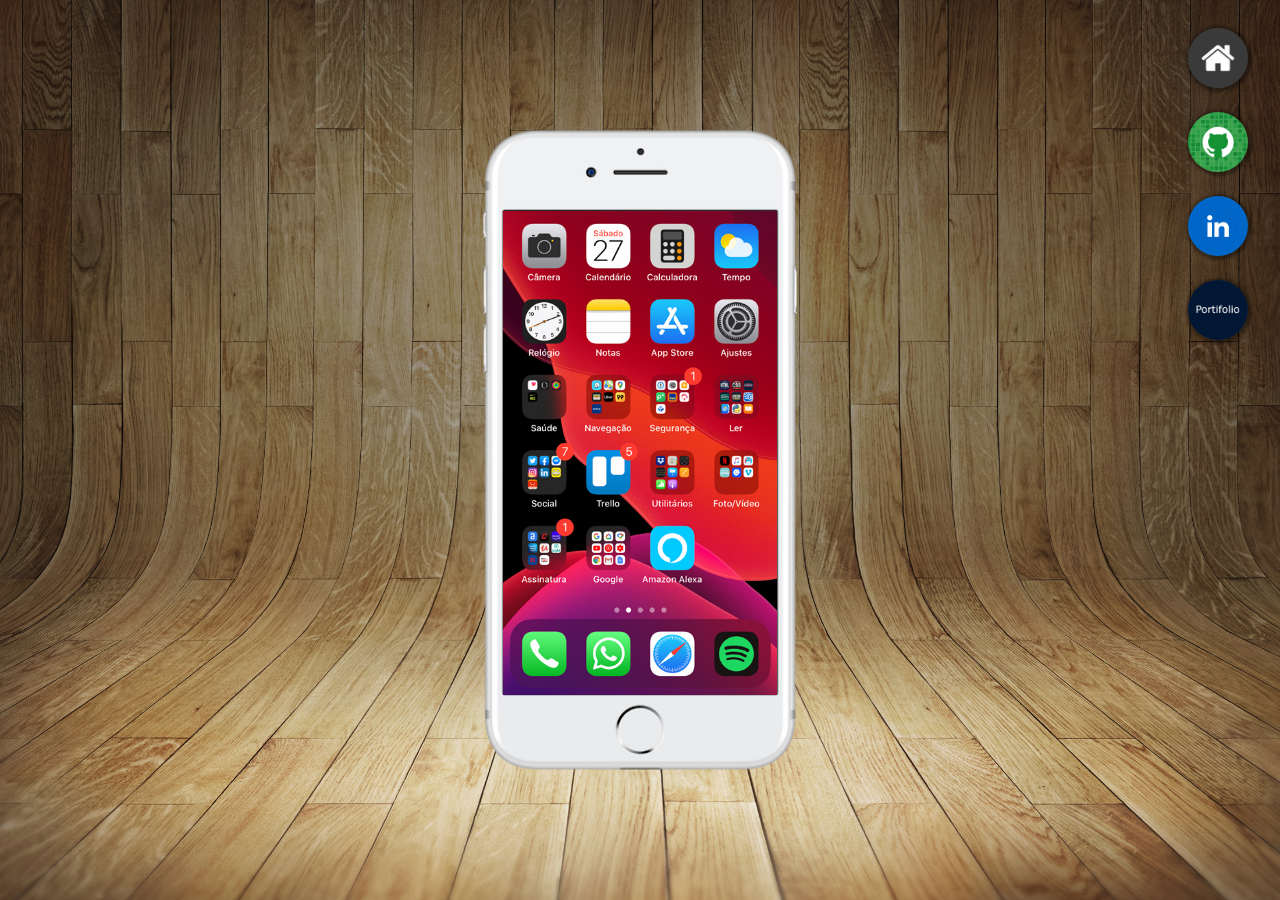
<file: index.html>
<!DOCTYPE html>
<html lang="pt-br">
<head>
    <meta charset="UTF-8">
    <meta name="viewport" content="width=device-width, initial-scale=1.0">
    <title>Redes sociais</title>
    <link rel="stylesheet" href="styles/style.css">
</head>
<body>
    <main>
        <section id="moldura">
            <div id="tela">
                <iframe src="pages/home.html" frameborder="" name="tela"></iframe>
            </div>
        </section>
        <section id="buttons">
            <div class="button" id="home">
                <a href="pages/home.html" target="tela"><img src="imagens/logo-home.jpg" alt=""></a>
            </div>
            <div class="button" id="github">
                <a href="pages/github.html" target="tela"><img src="imagens/logo-github.jpg" alt=""></a>
            </div>
            <div class="button" id="linkedin">
                <a href="pages/linkedin.html" target="tela"><img src="imagens/logo-linkedin.png" alt=""></a>
            </div>
            <div class="button" id="portifolio">
                <a href="pages/portifolio.html" target="tela"><img src="imagens/logo-portifolio.jpeg" alt=""></a>
            </div>
            <!--
            SAMPLE:
            <div class="button" id="youtube">
                <a href="pages/youtube.html" target="tela"><img src="imagens/logo-youtube.jpg" alt=""></a>
            </div>
            -->
        </section>
    </main>
</body>
</html>
</file>
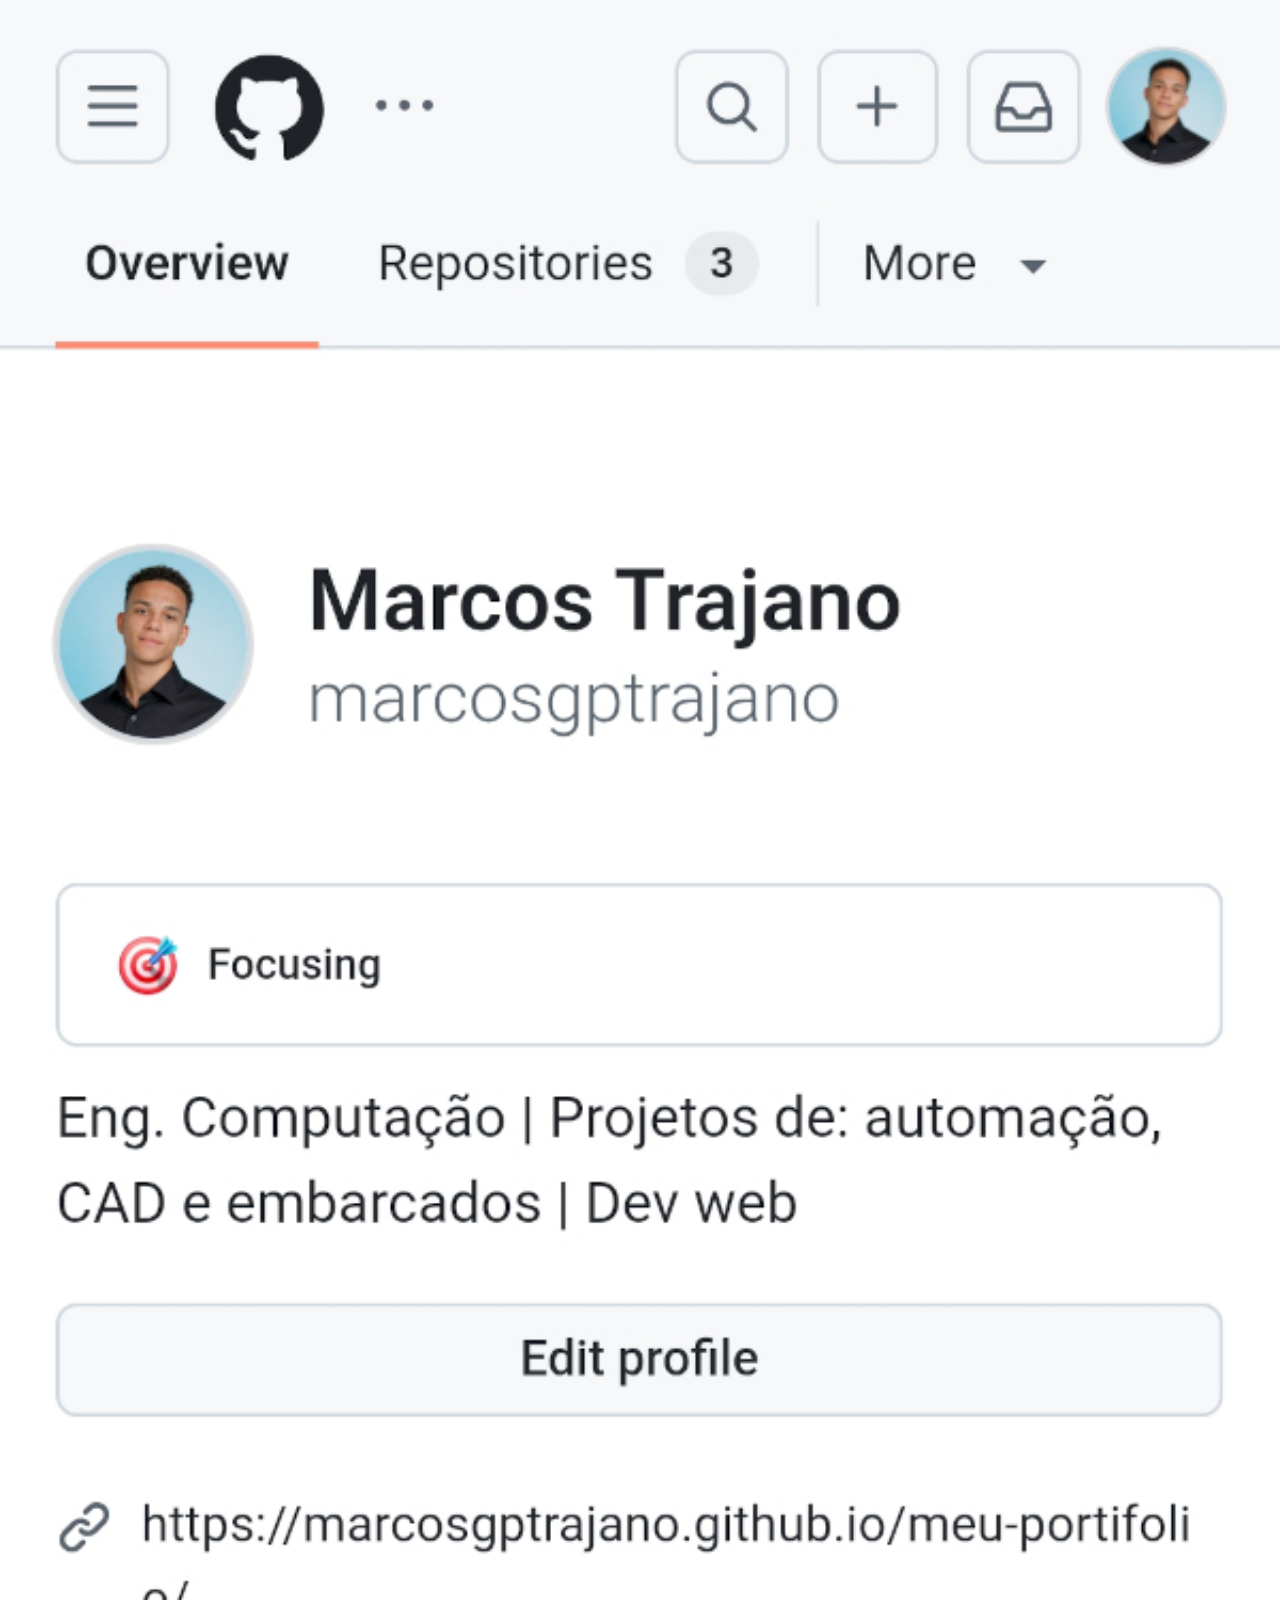
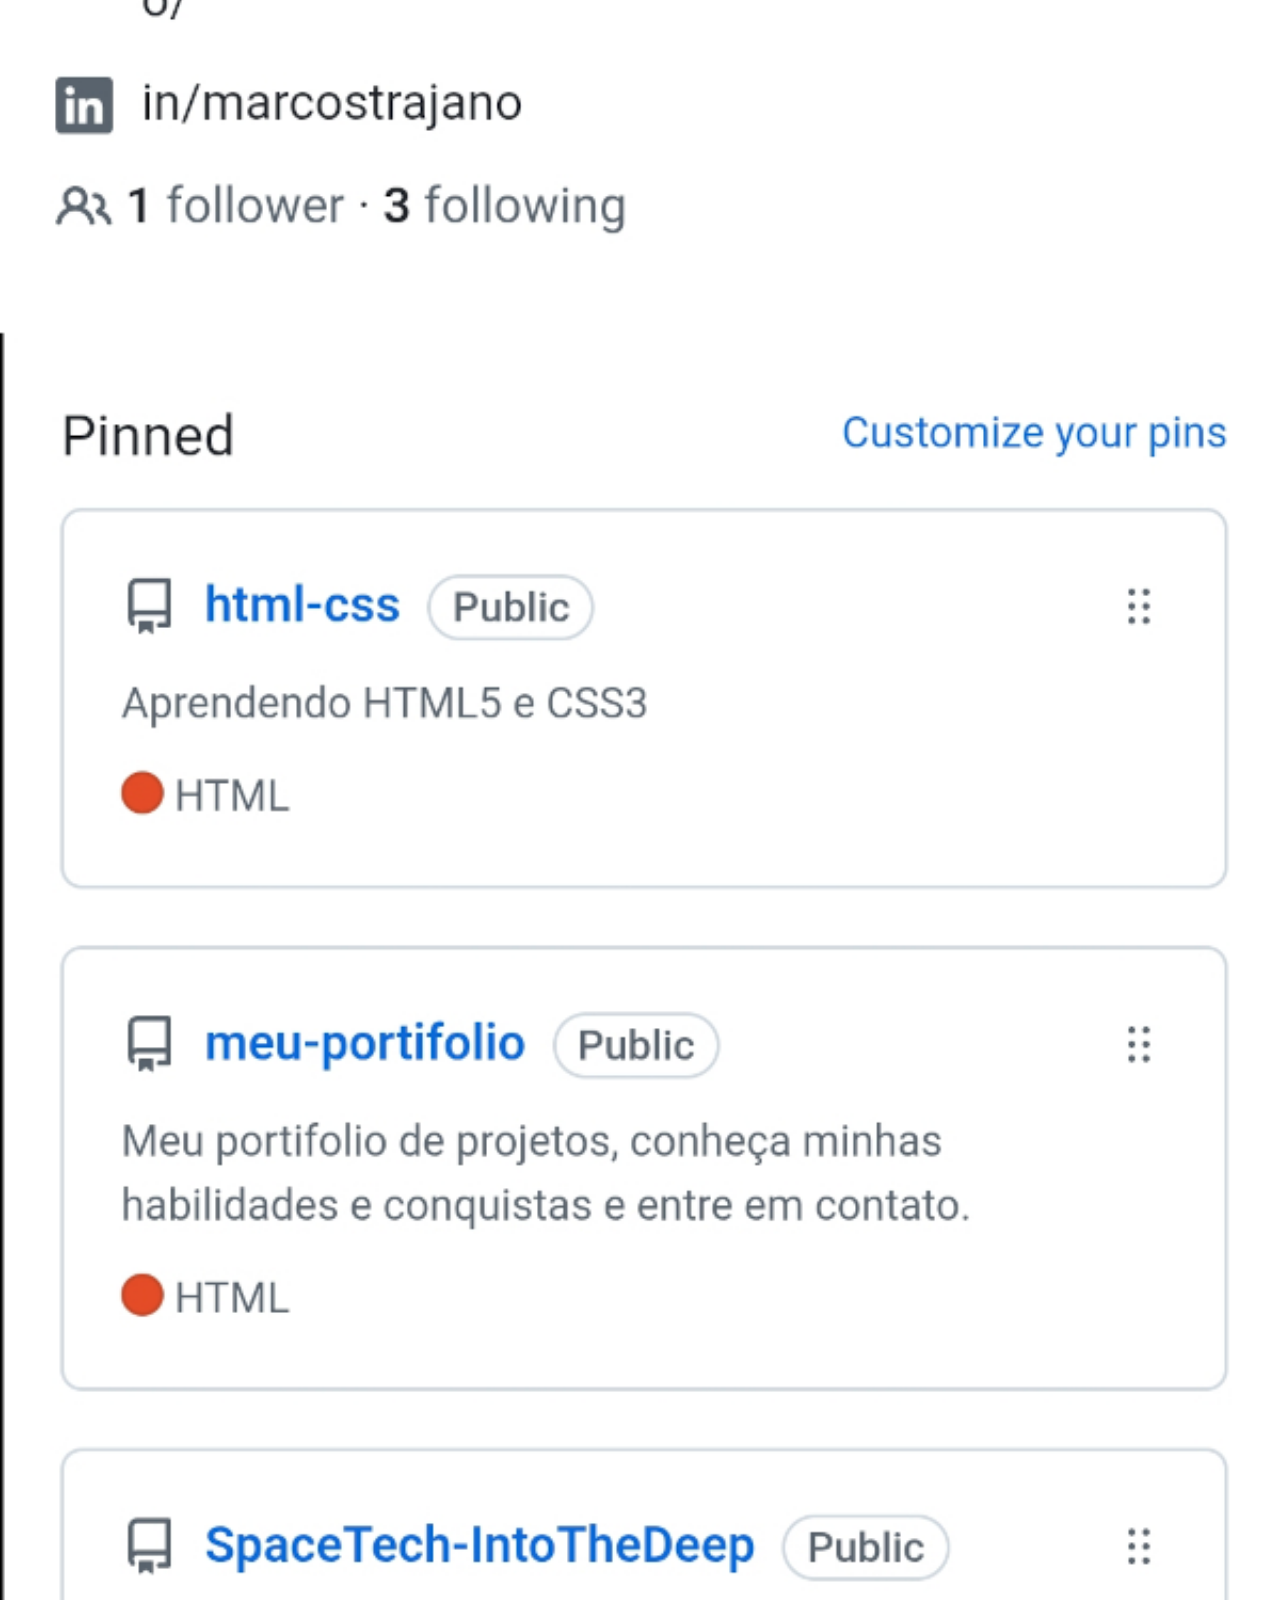
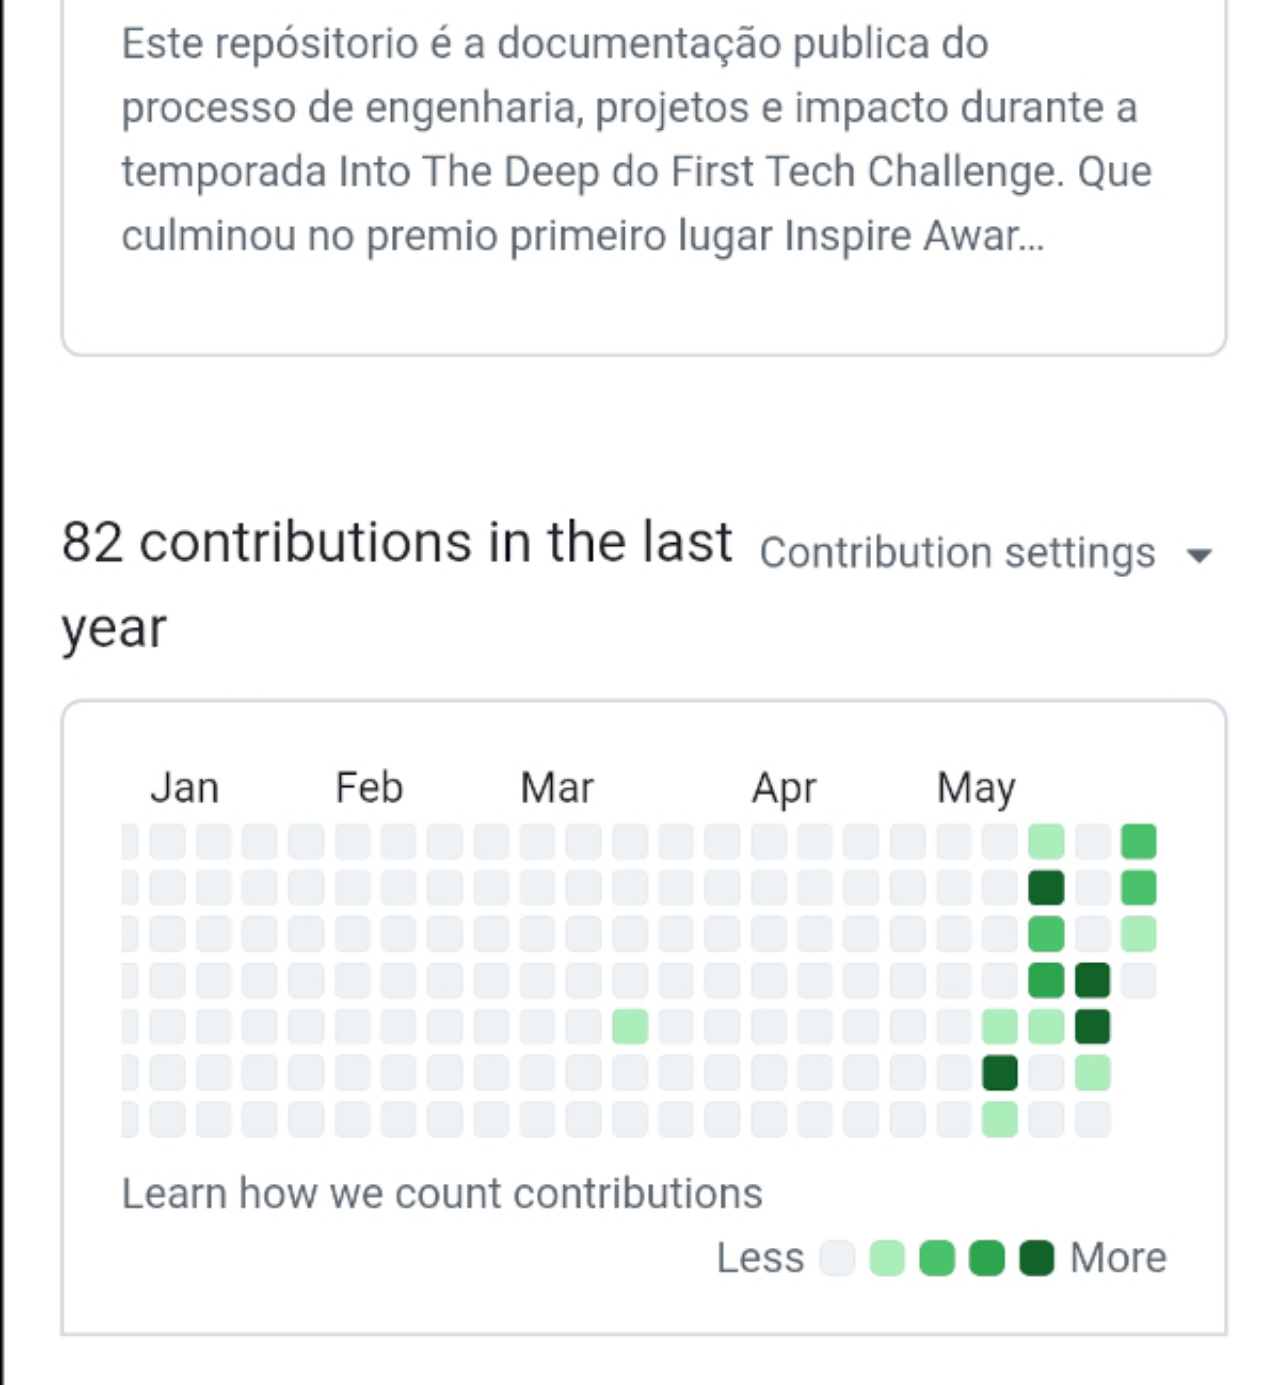
<file: pages/github.html>
<!DOCTYPE html>
<html lang="en">
<head>
    <meta charset="UTF-8">
    <meta name="viewport" content="width=device-width, initial-scale=1.0">
    <title>Github</title>
    <link rel="stylesheet" href="../styles/pages-style.css">
</head>
<body>
    <a href="https://github.com/marcosgptrajano" target="_blank"><img src="../imagens/tela-github.jpg" alt=""></a>
</body>
</html>
</file>
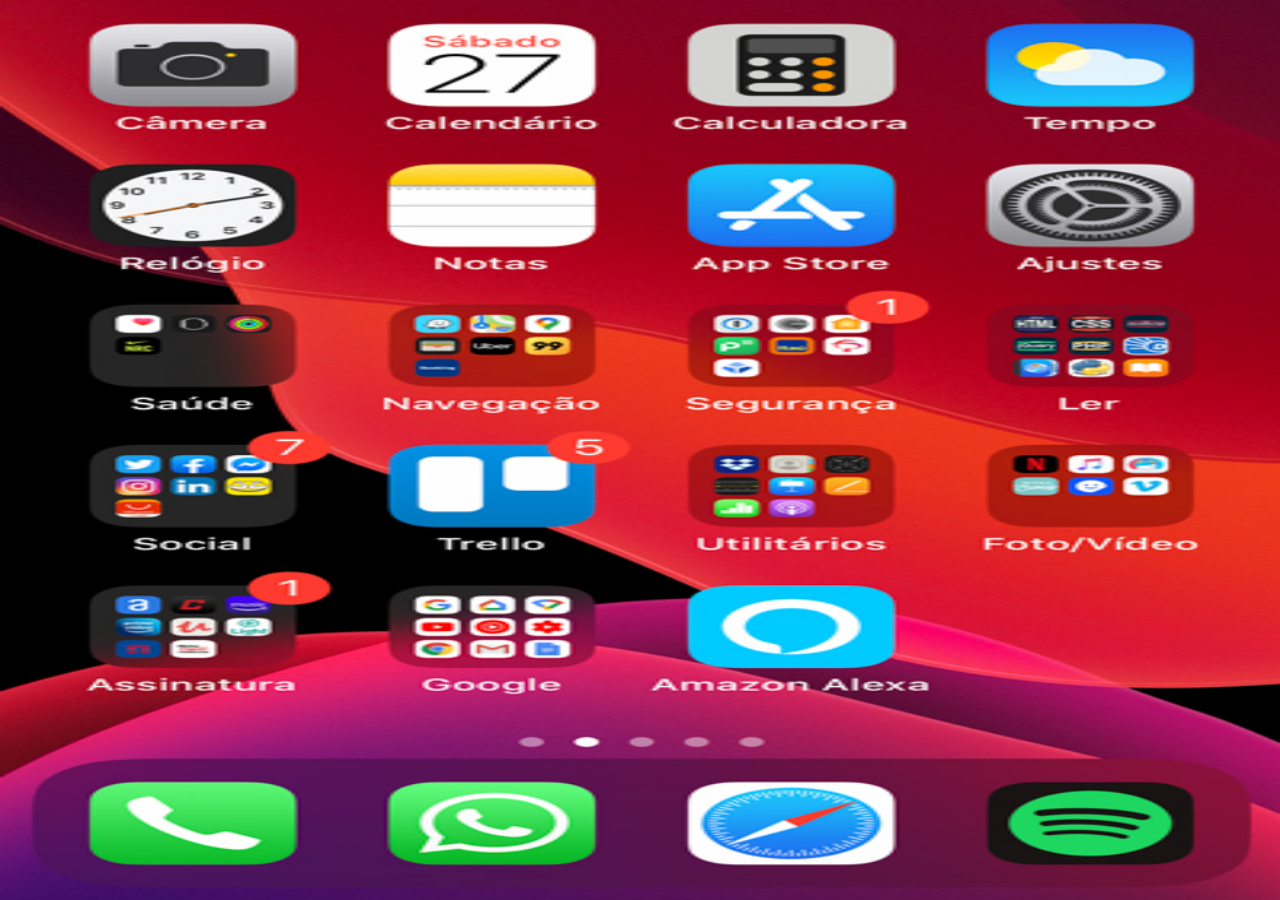
<file: pages/home.html>
<!DOCTYPE html>
<html lang="en">
<head>
    <meta charset="UTF-8">
    <meta name="viewport" content="width=device-width, initial-scale=1.0">
    <title>Github</title>
    <link rel="stylesheet" href="../styles/pages-style.css">
    <style>
        img{
            height: 100%;
            margin-top: 0px;
        }
        body{
            margin-top: 0px;
        }
    </style>
</head>
<body>
    <div><img src="../imagens/tela-home.jpg" alt=""></div>
</body>
</html>
</file>
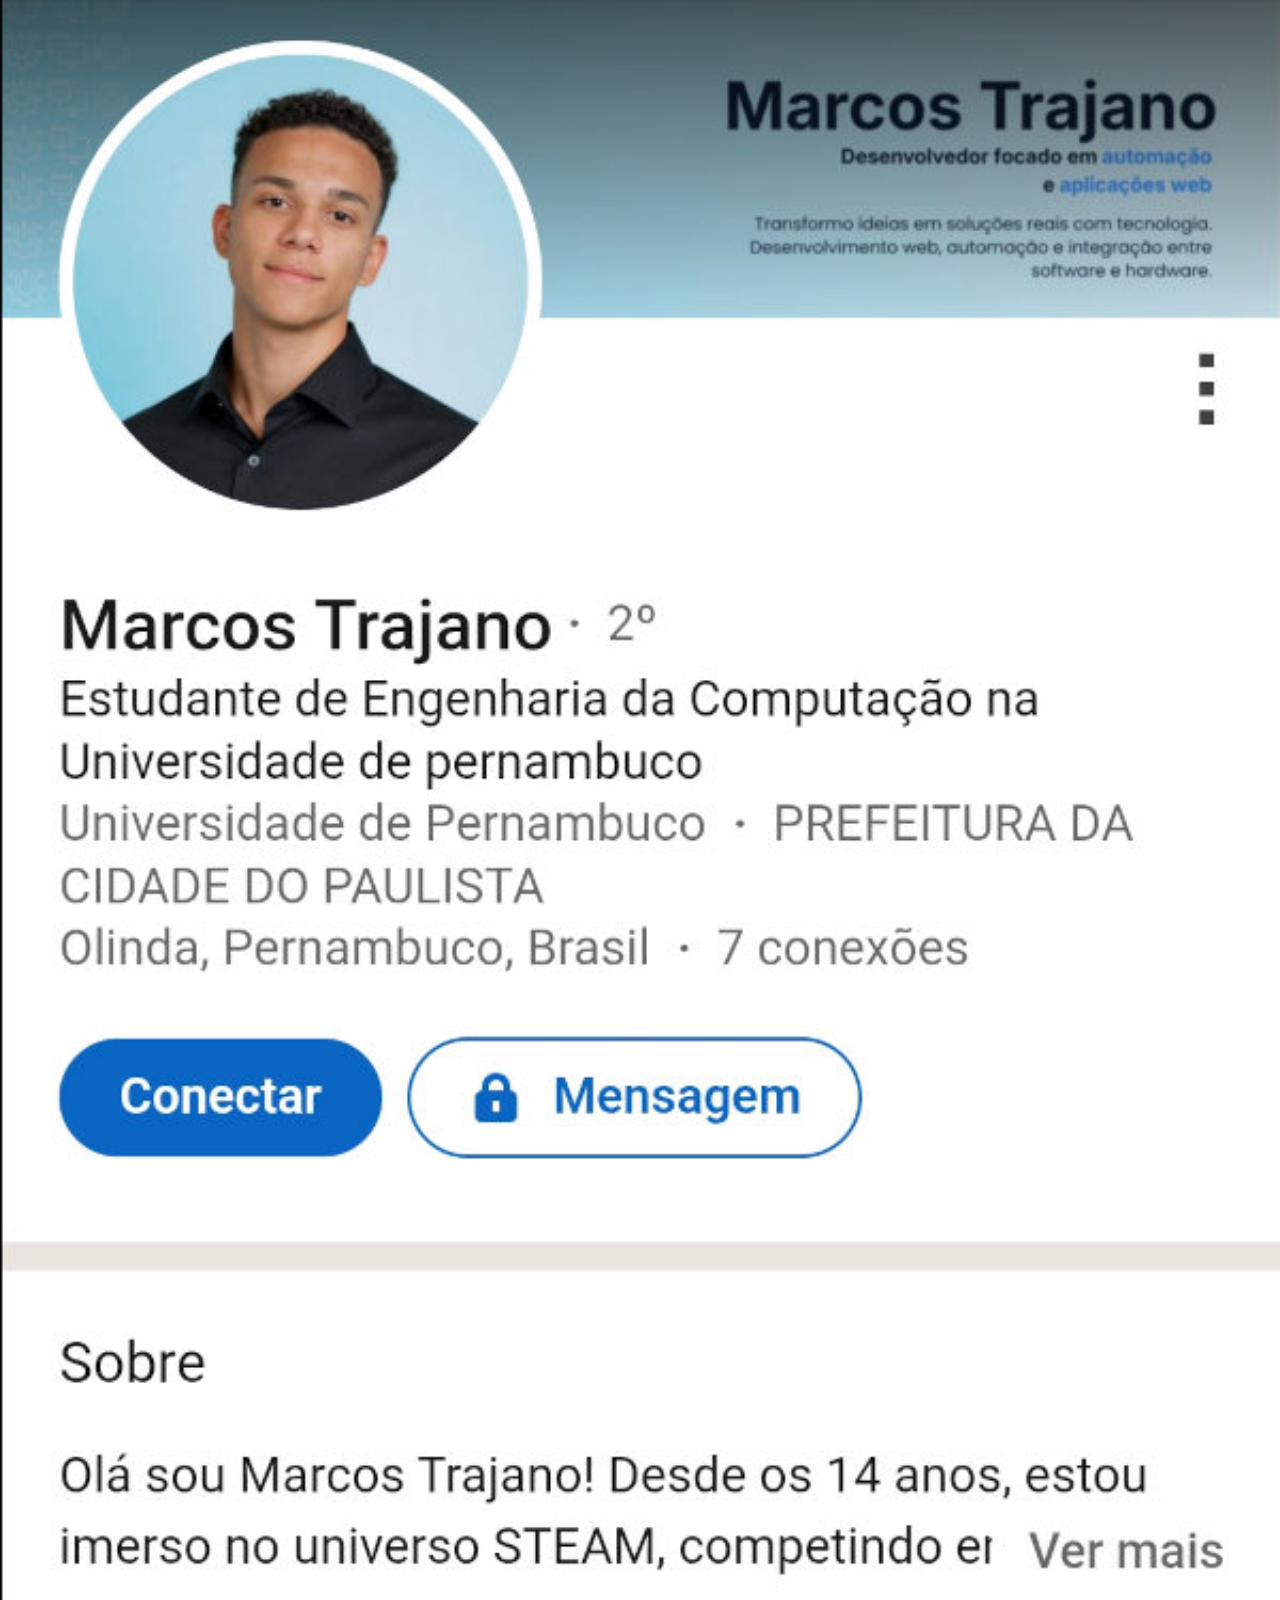
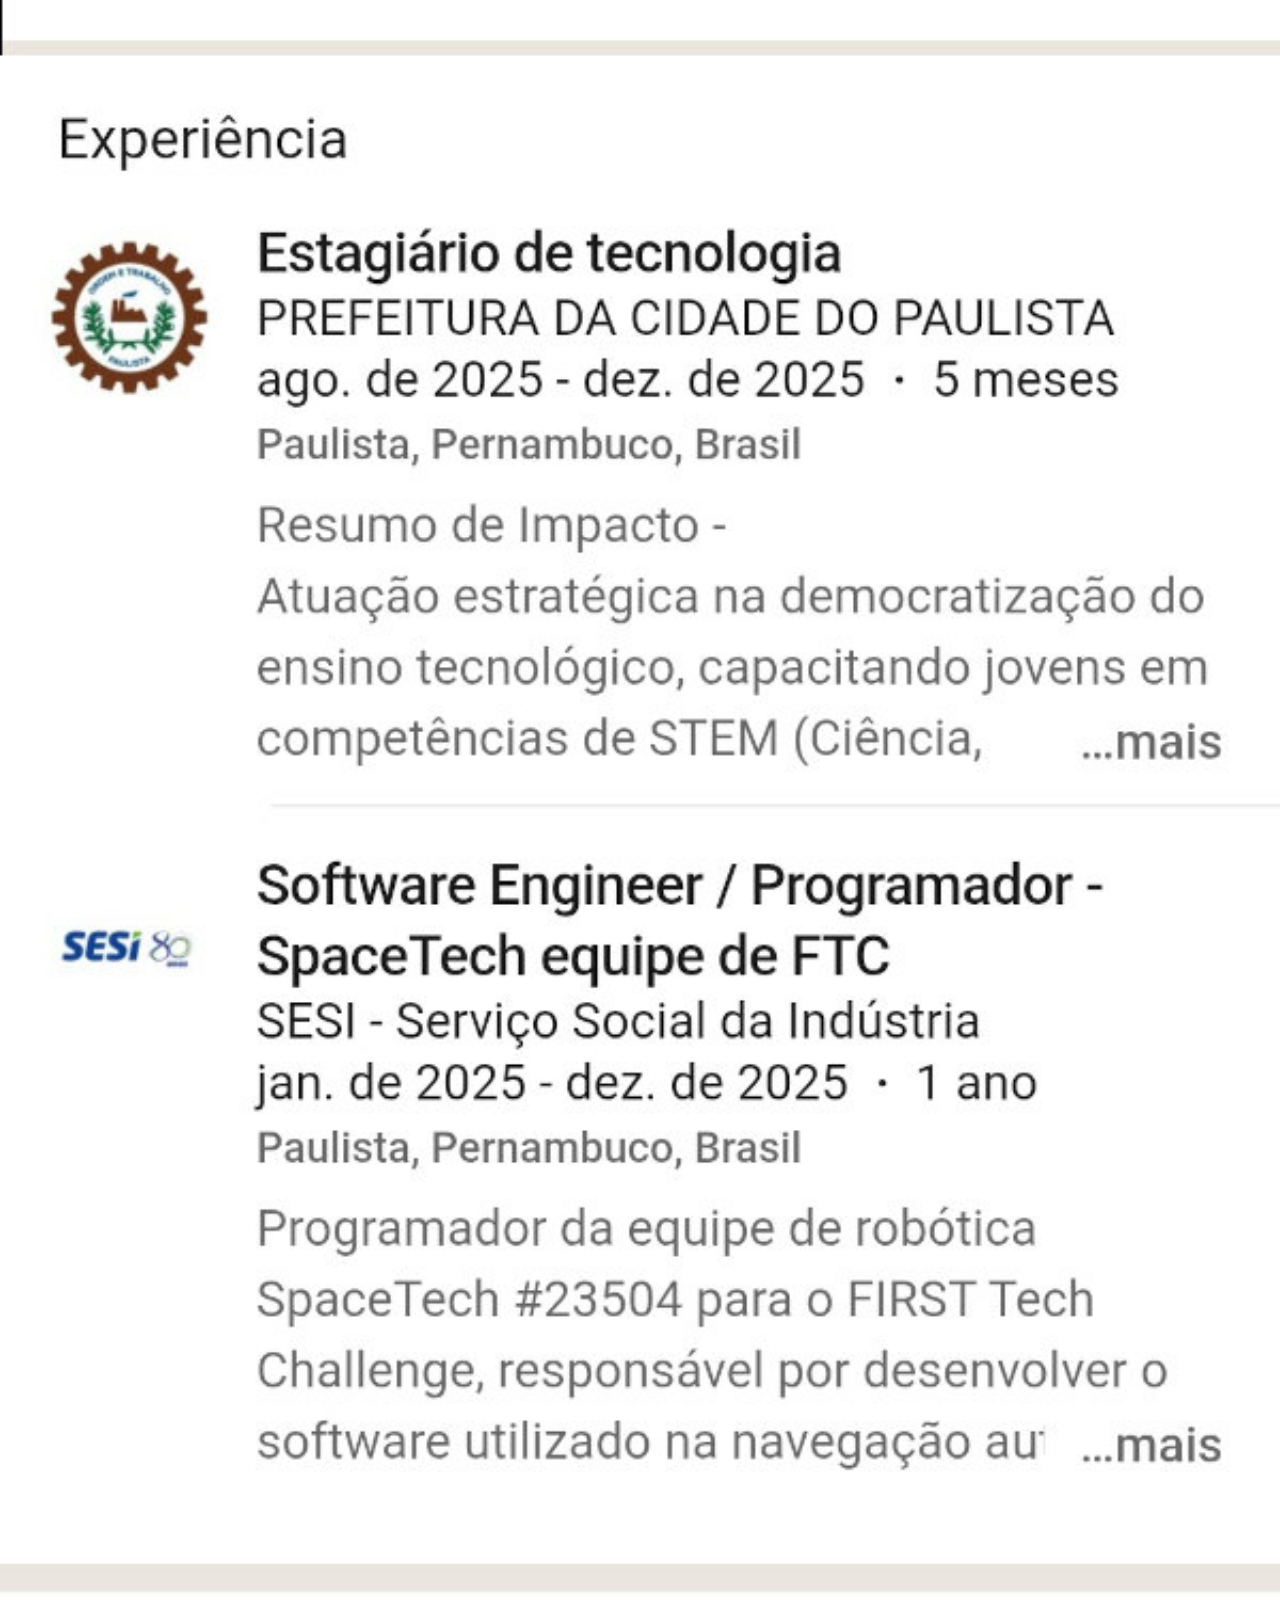
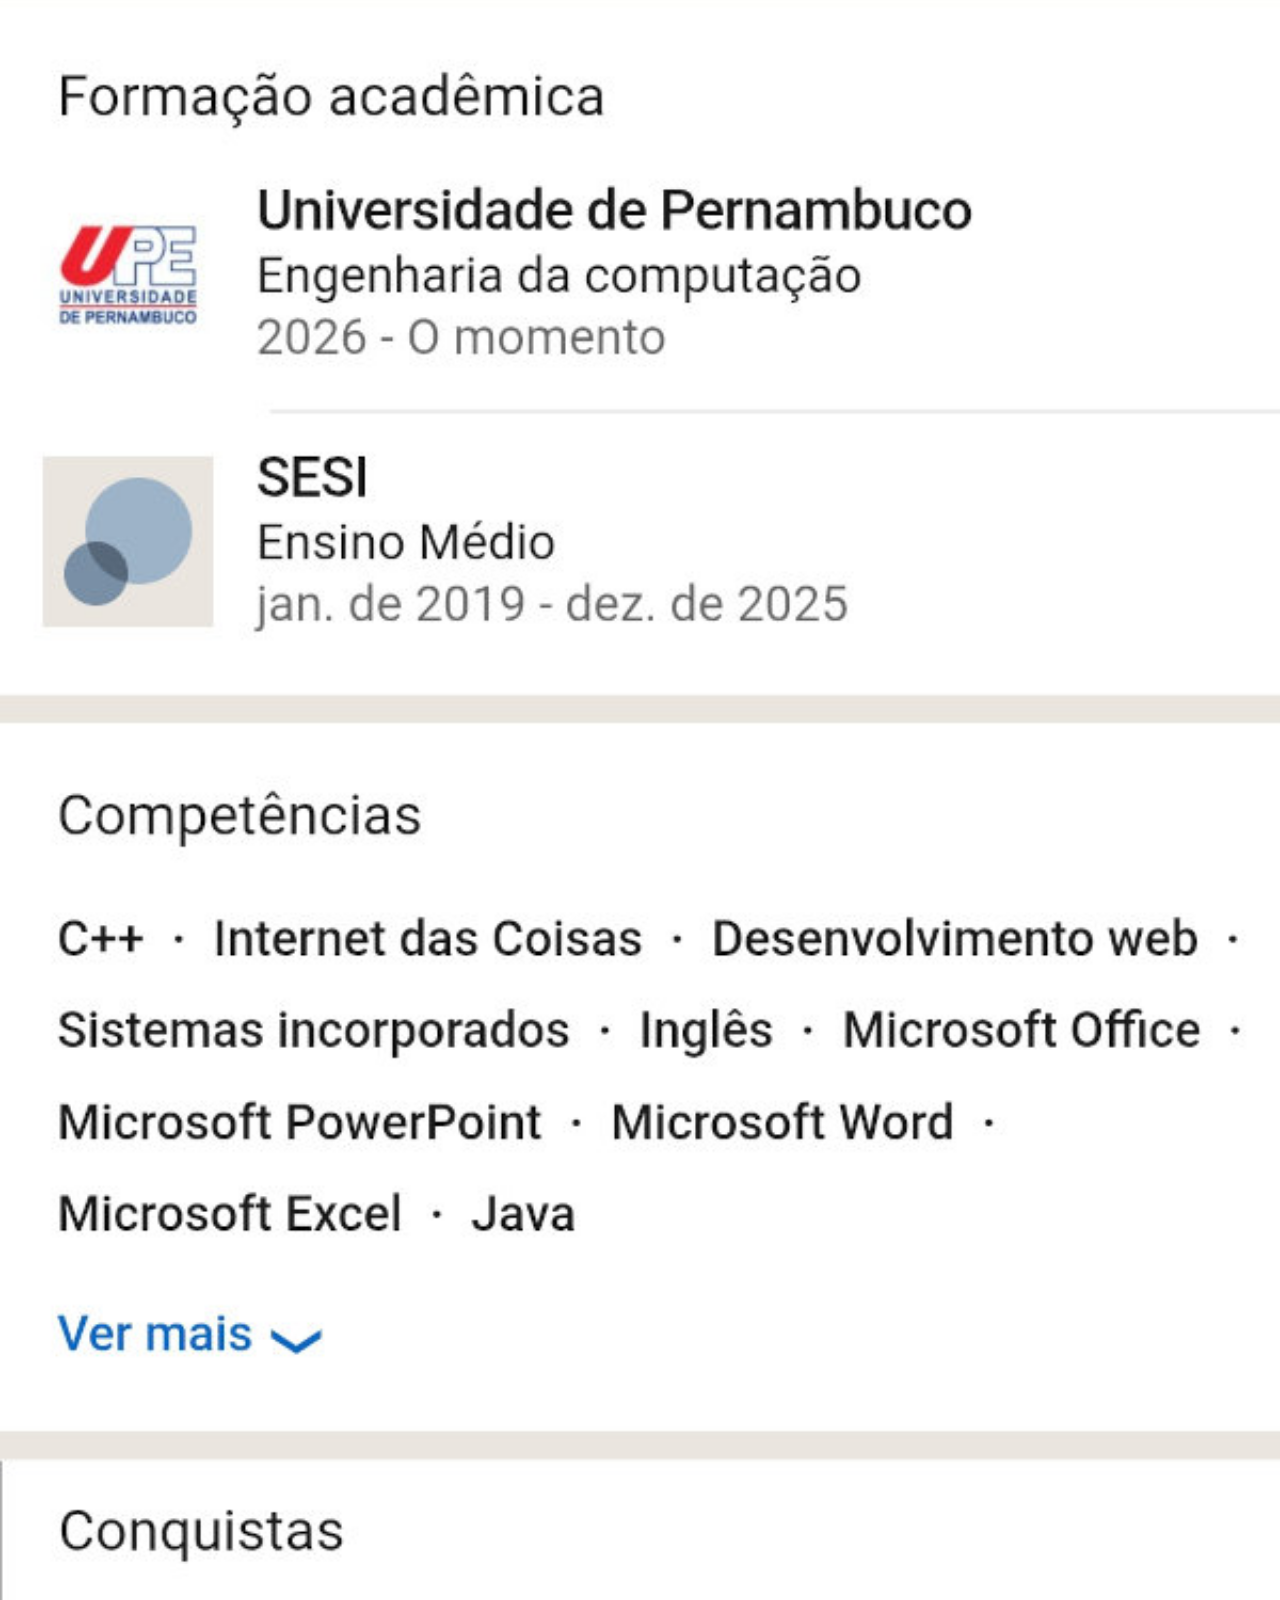
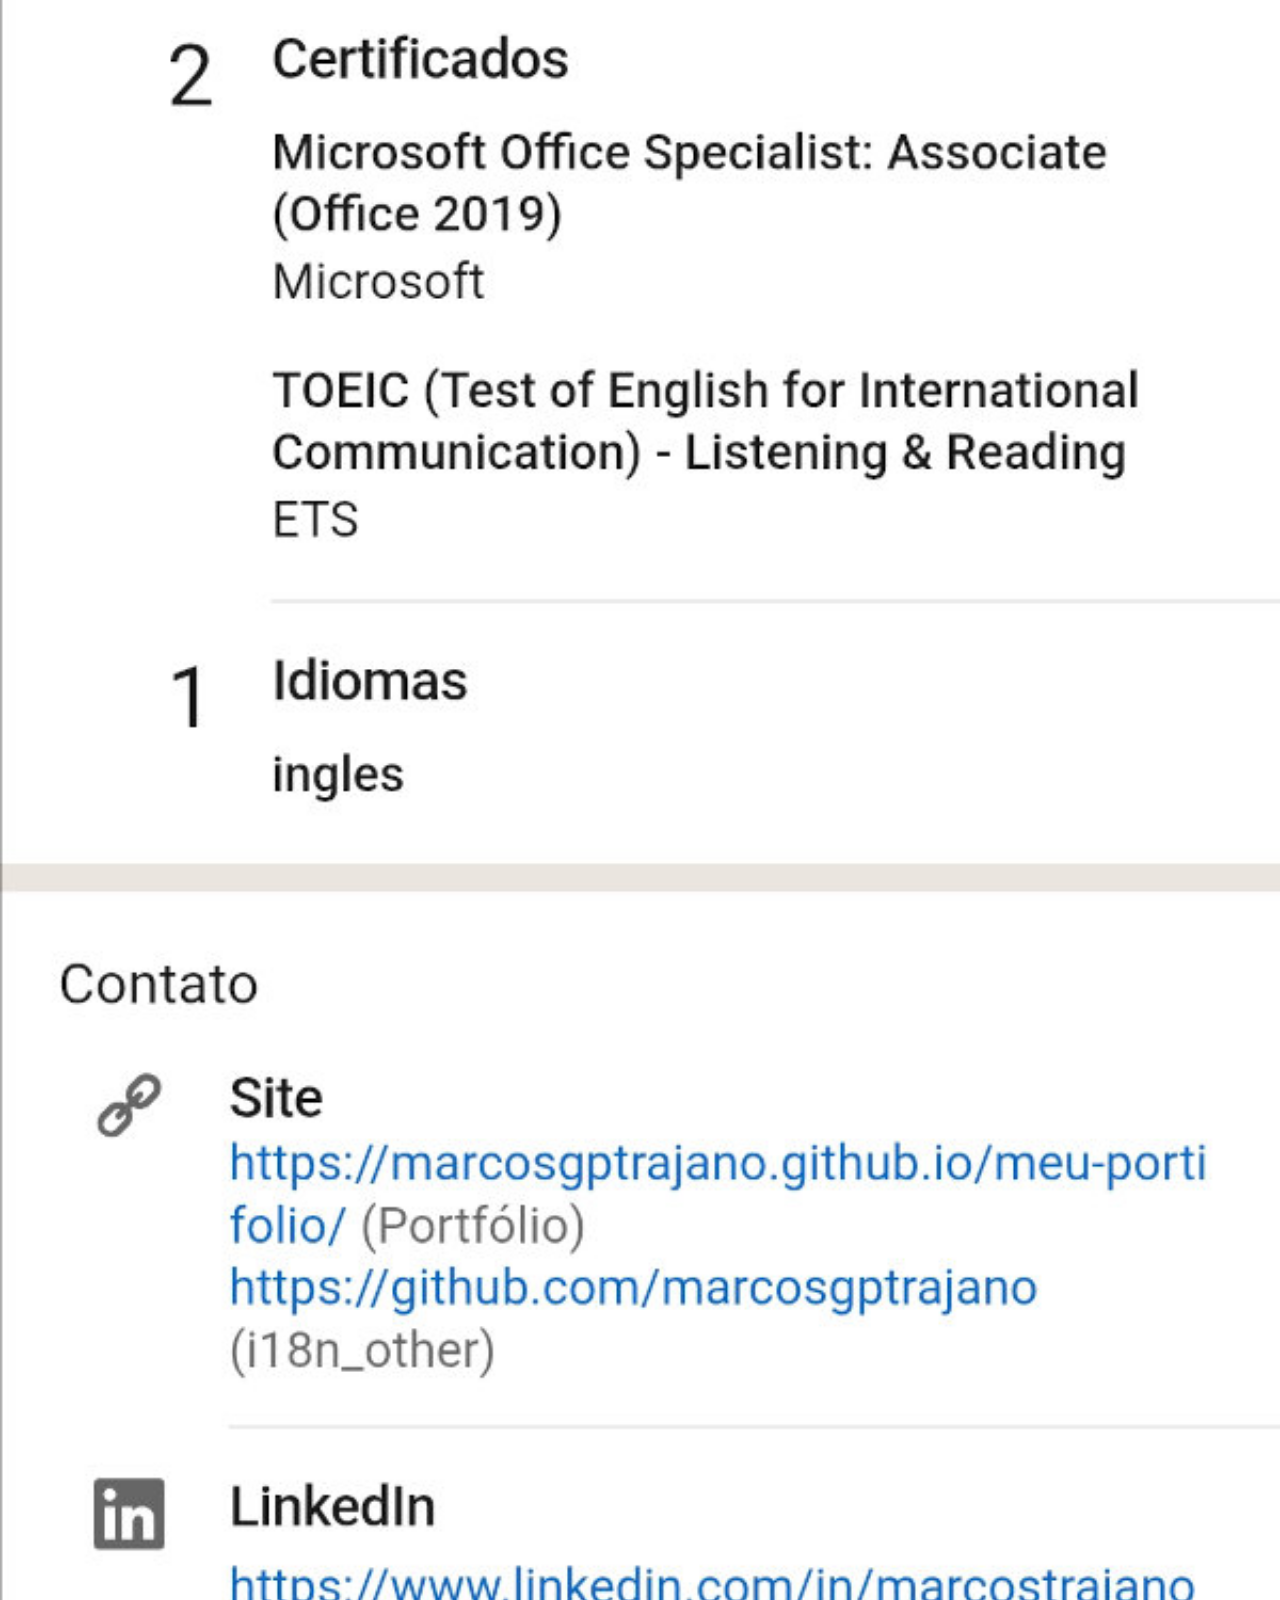
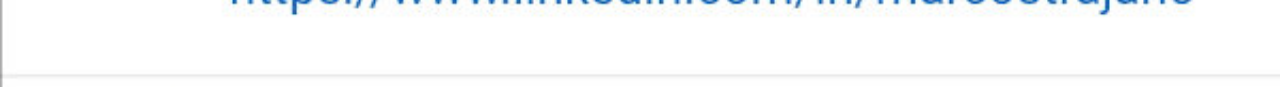
<file: pages/linkedin.html>
<!DOCTYPE html>
<html lang="en">
<head>
    <meta charset="UTF-8">
    <meta name="viewport" content="width=device-width, initial-scale=1.0">
    <title>Linkedin</title>
    <link rel="stylesheet" href="../styles/pages-style.css">
</head>
<body>
    <a href="https://www.linkedin.com/in/marcostrajano/" target="_blank"><img src="../imagens/tela-linkedin.jpg" alt=""></a>
</body>
</html>
</file>
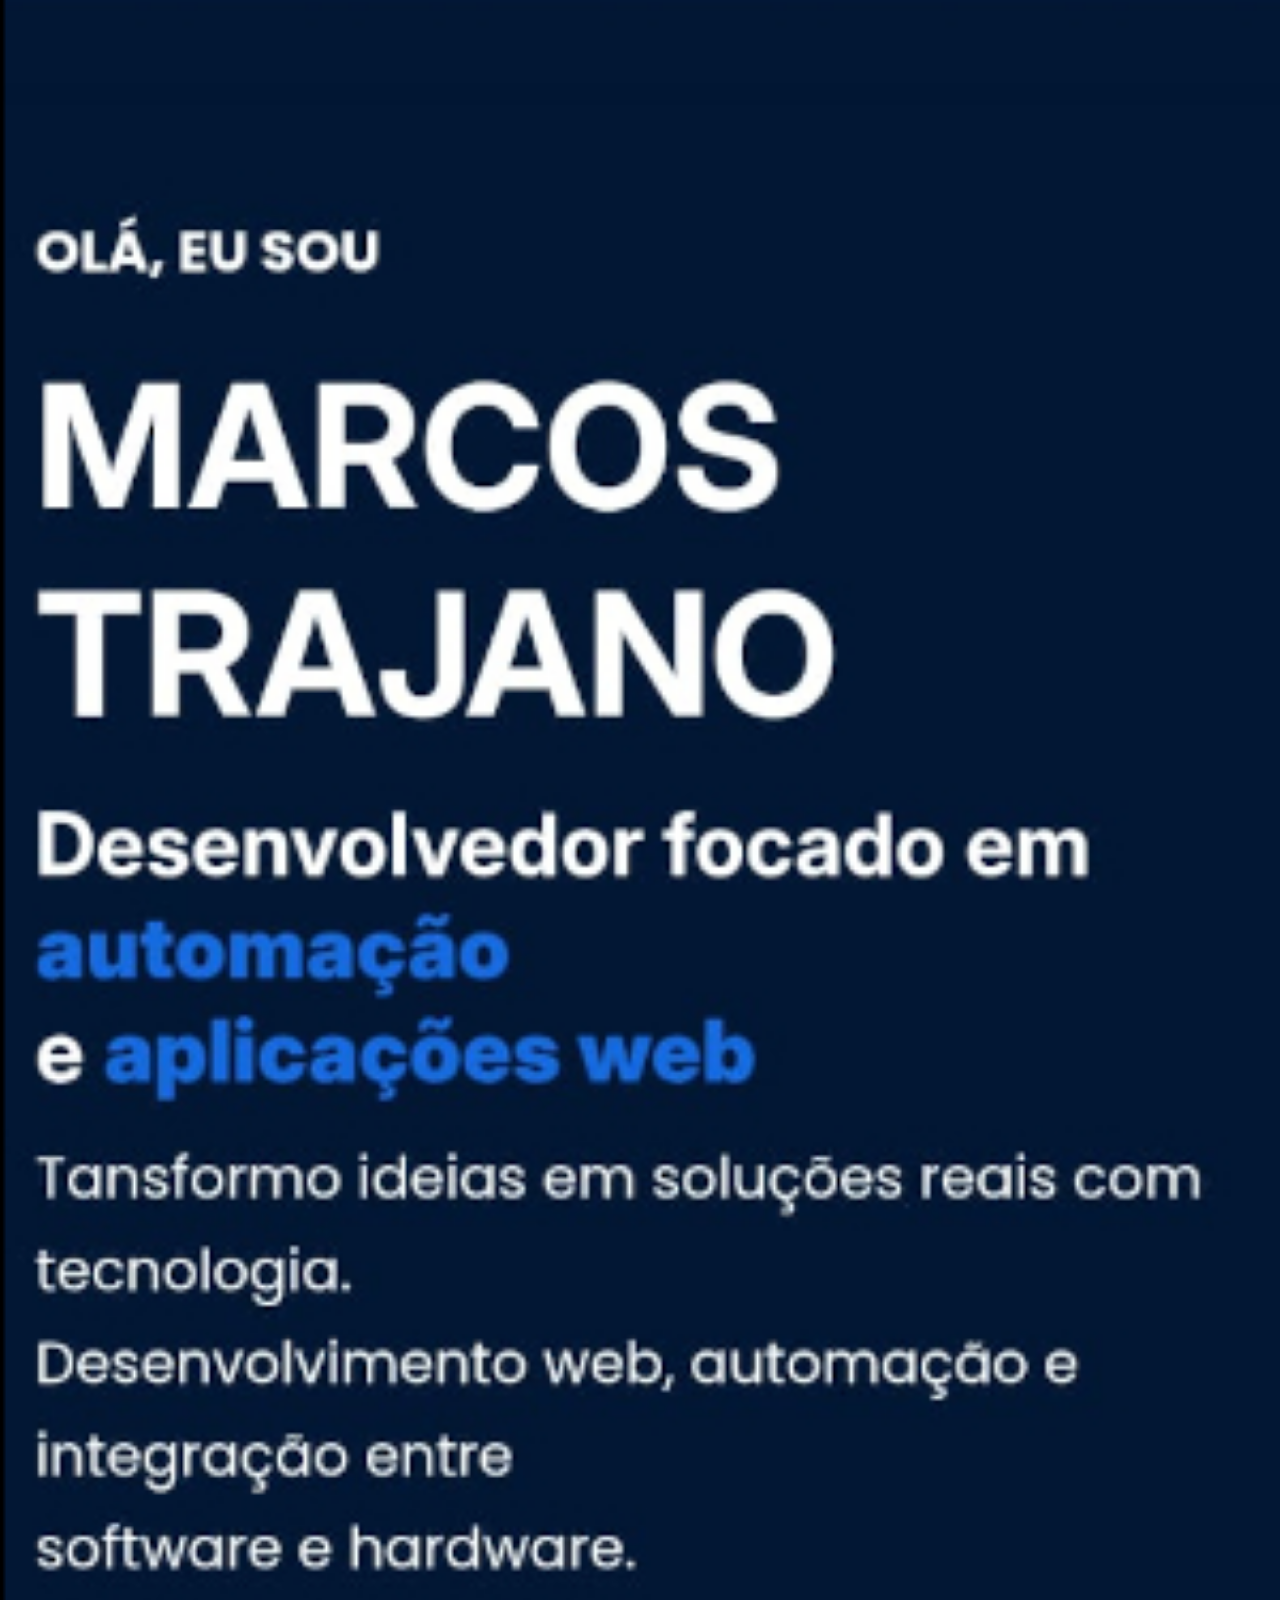
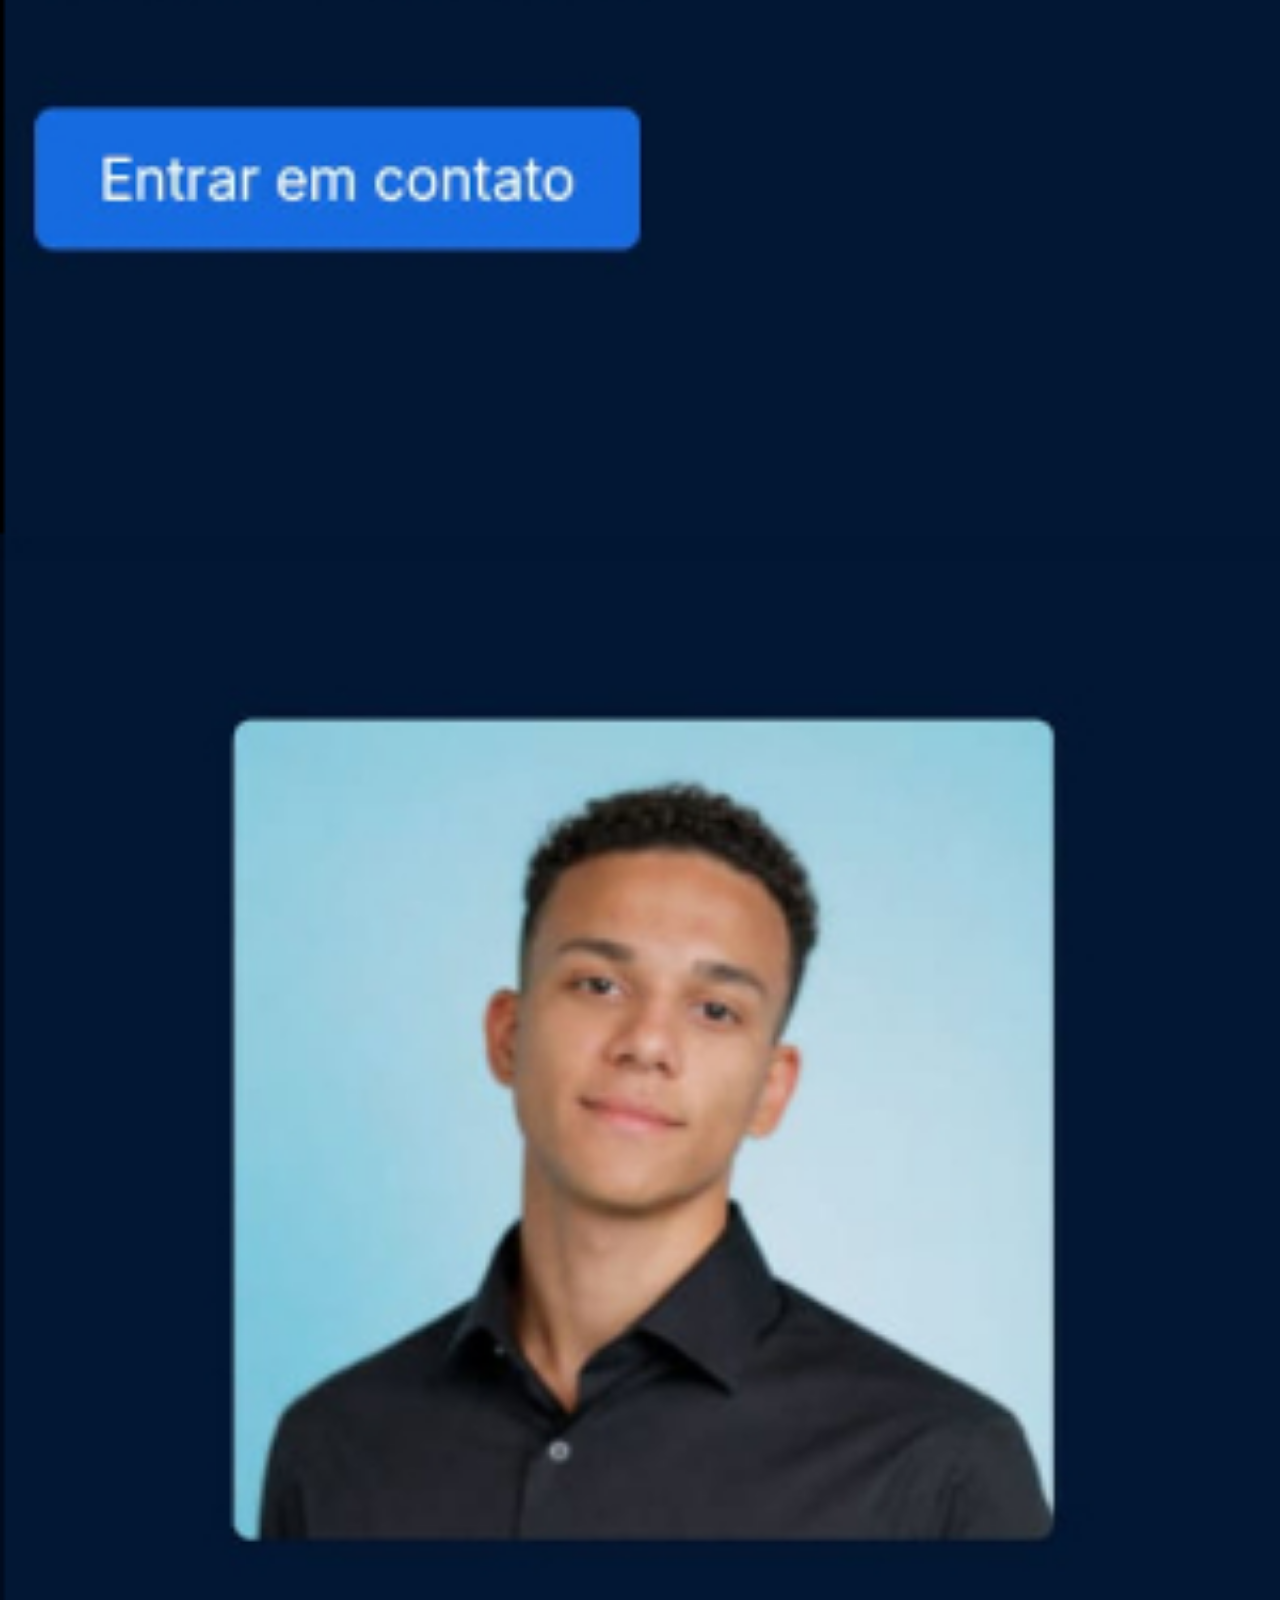
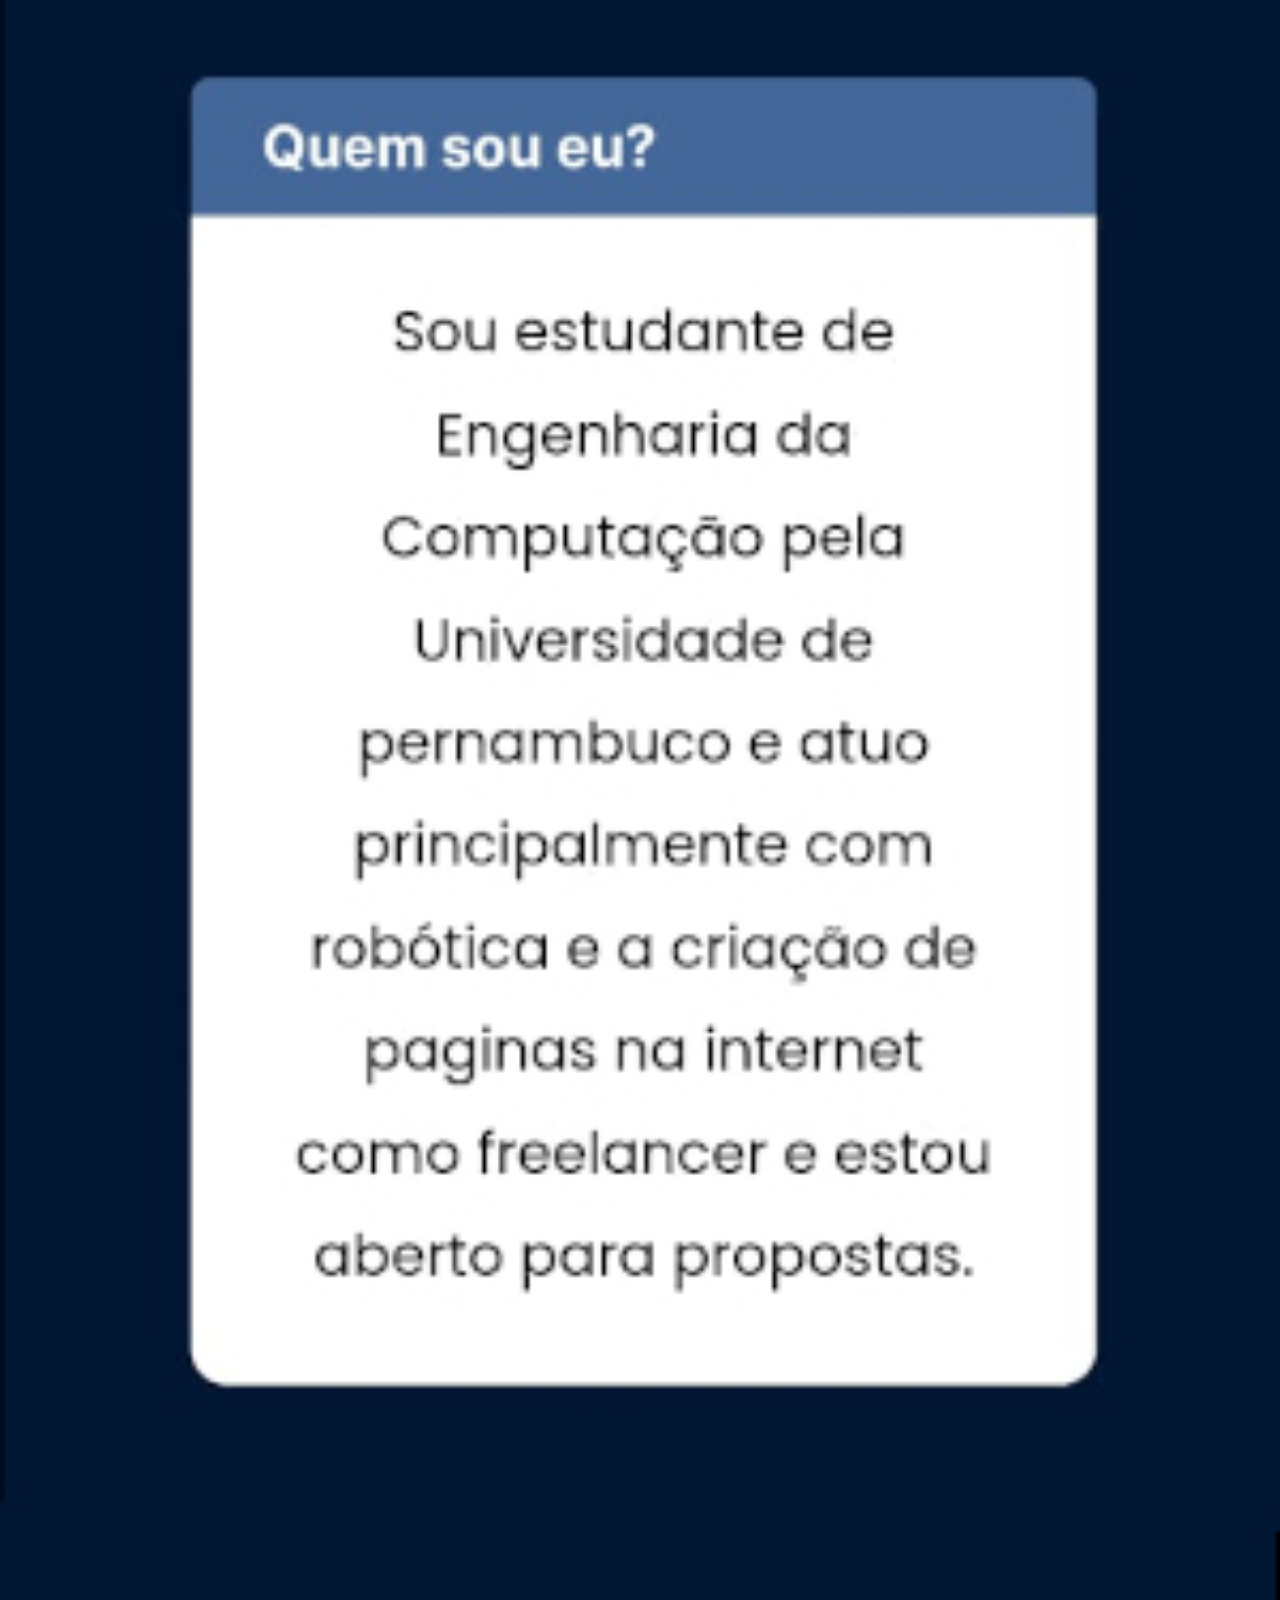
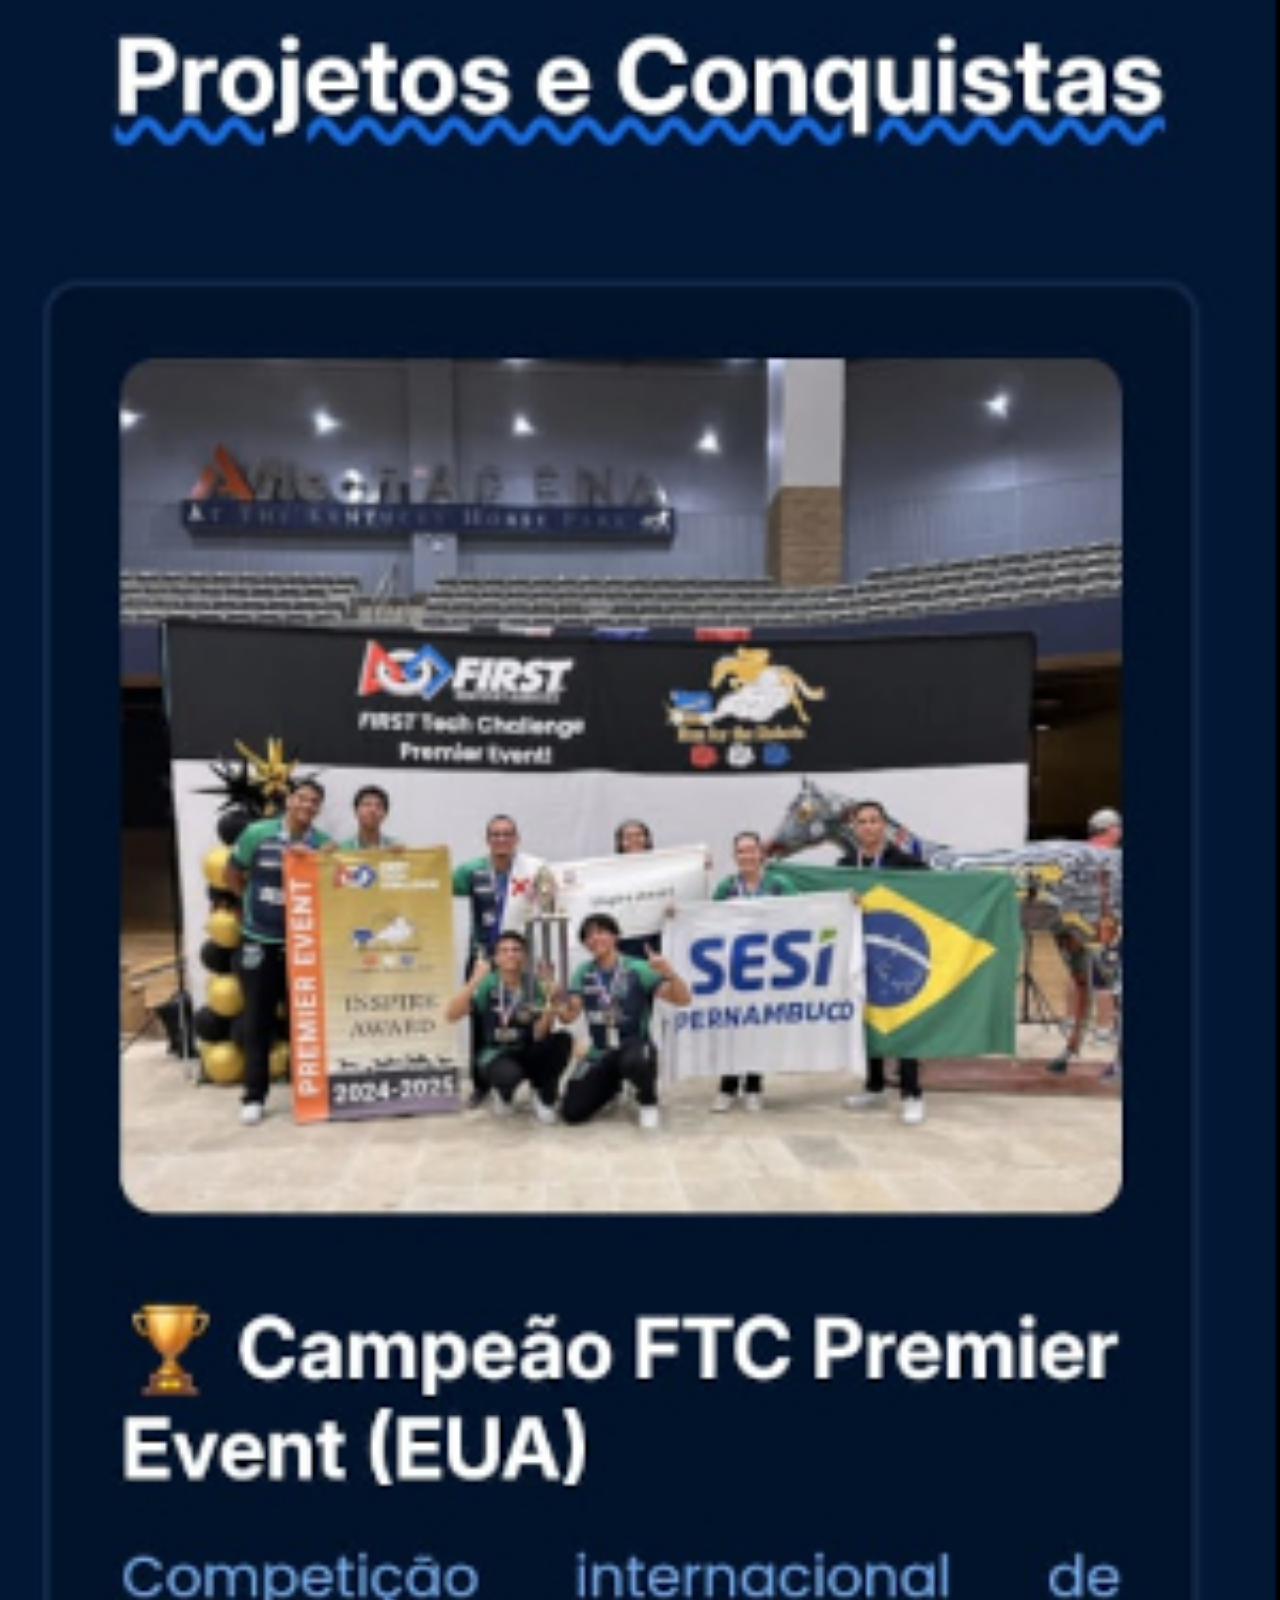
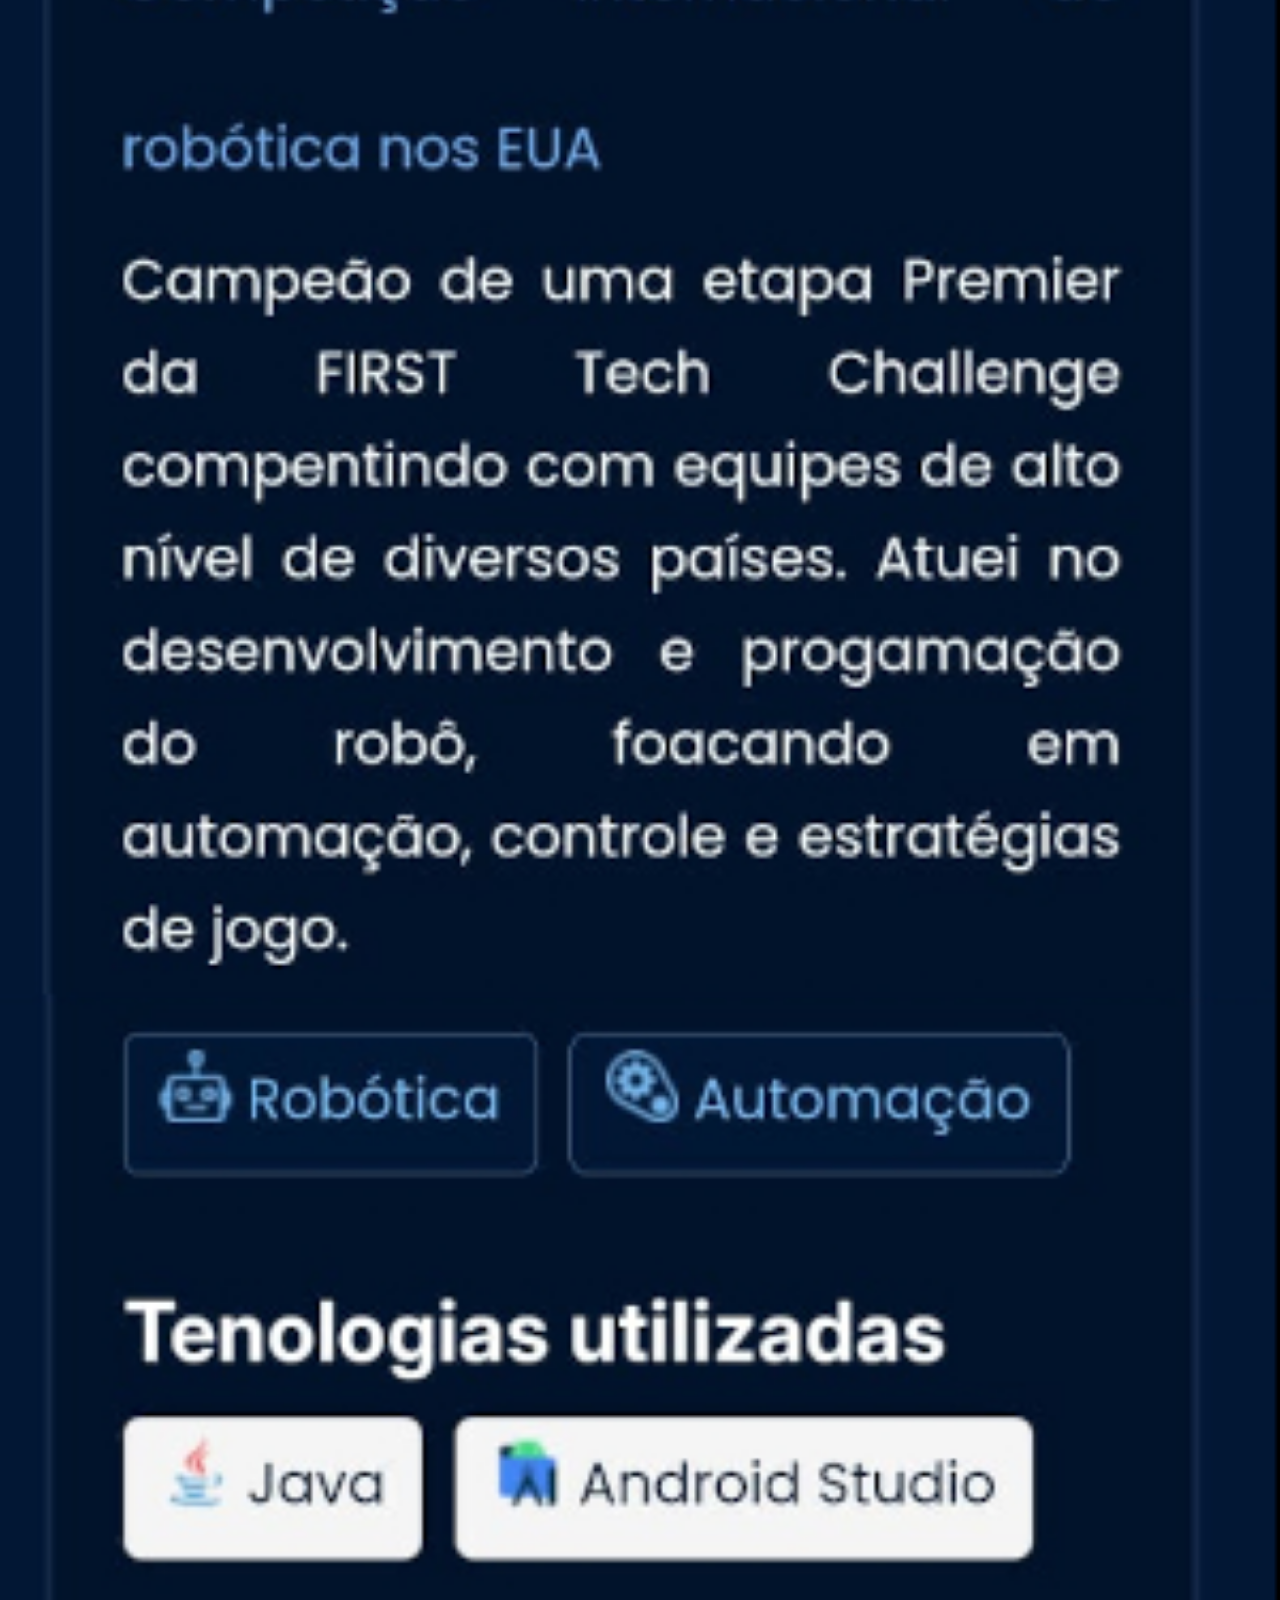
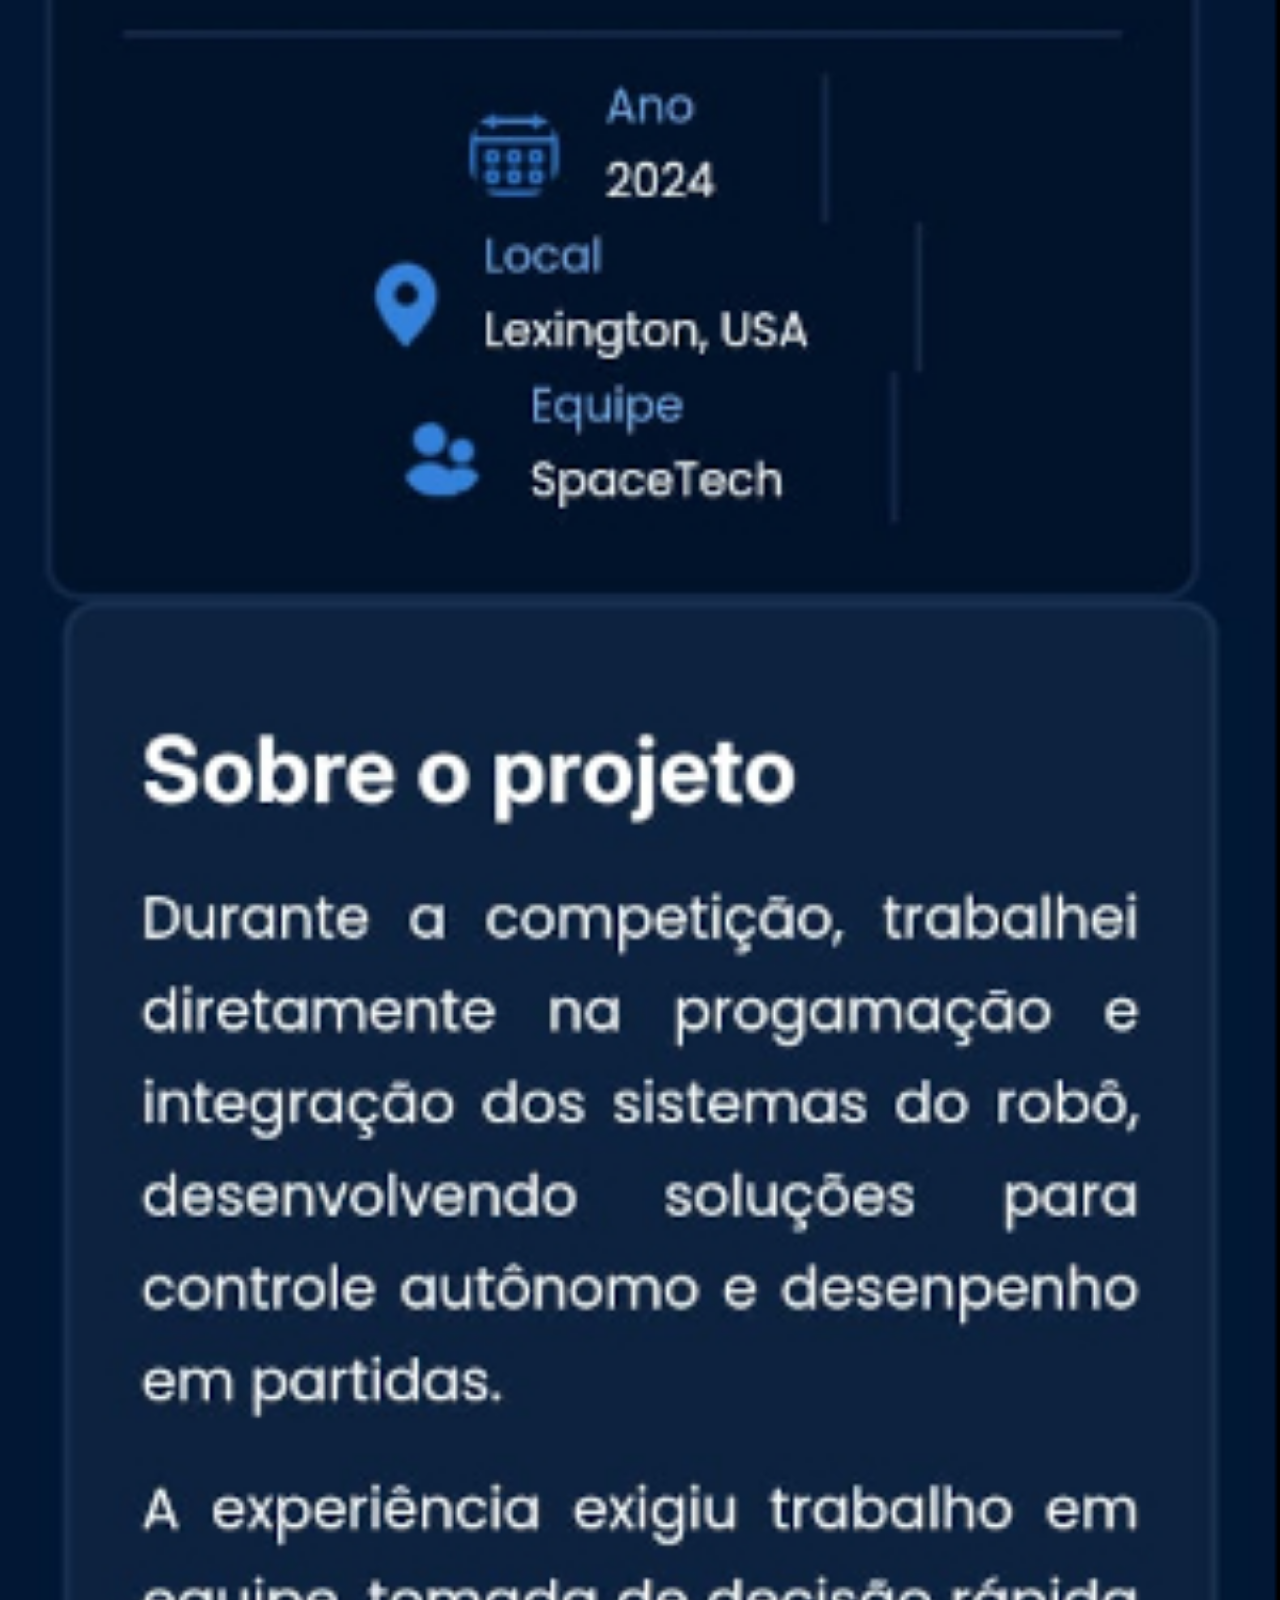
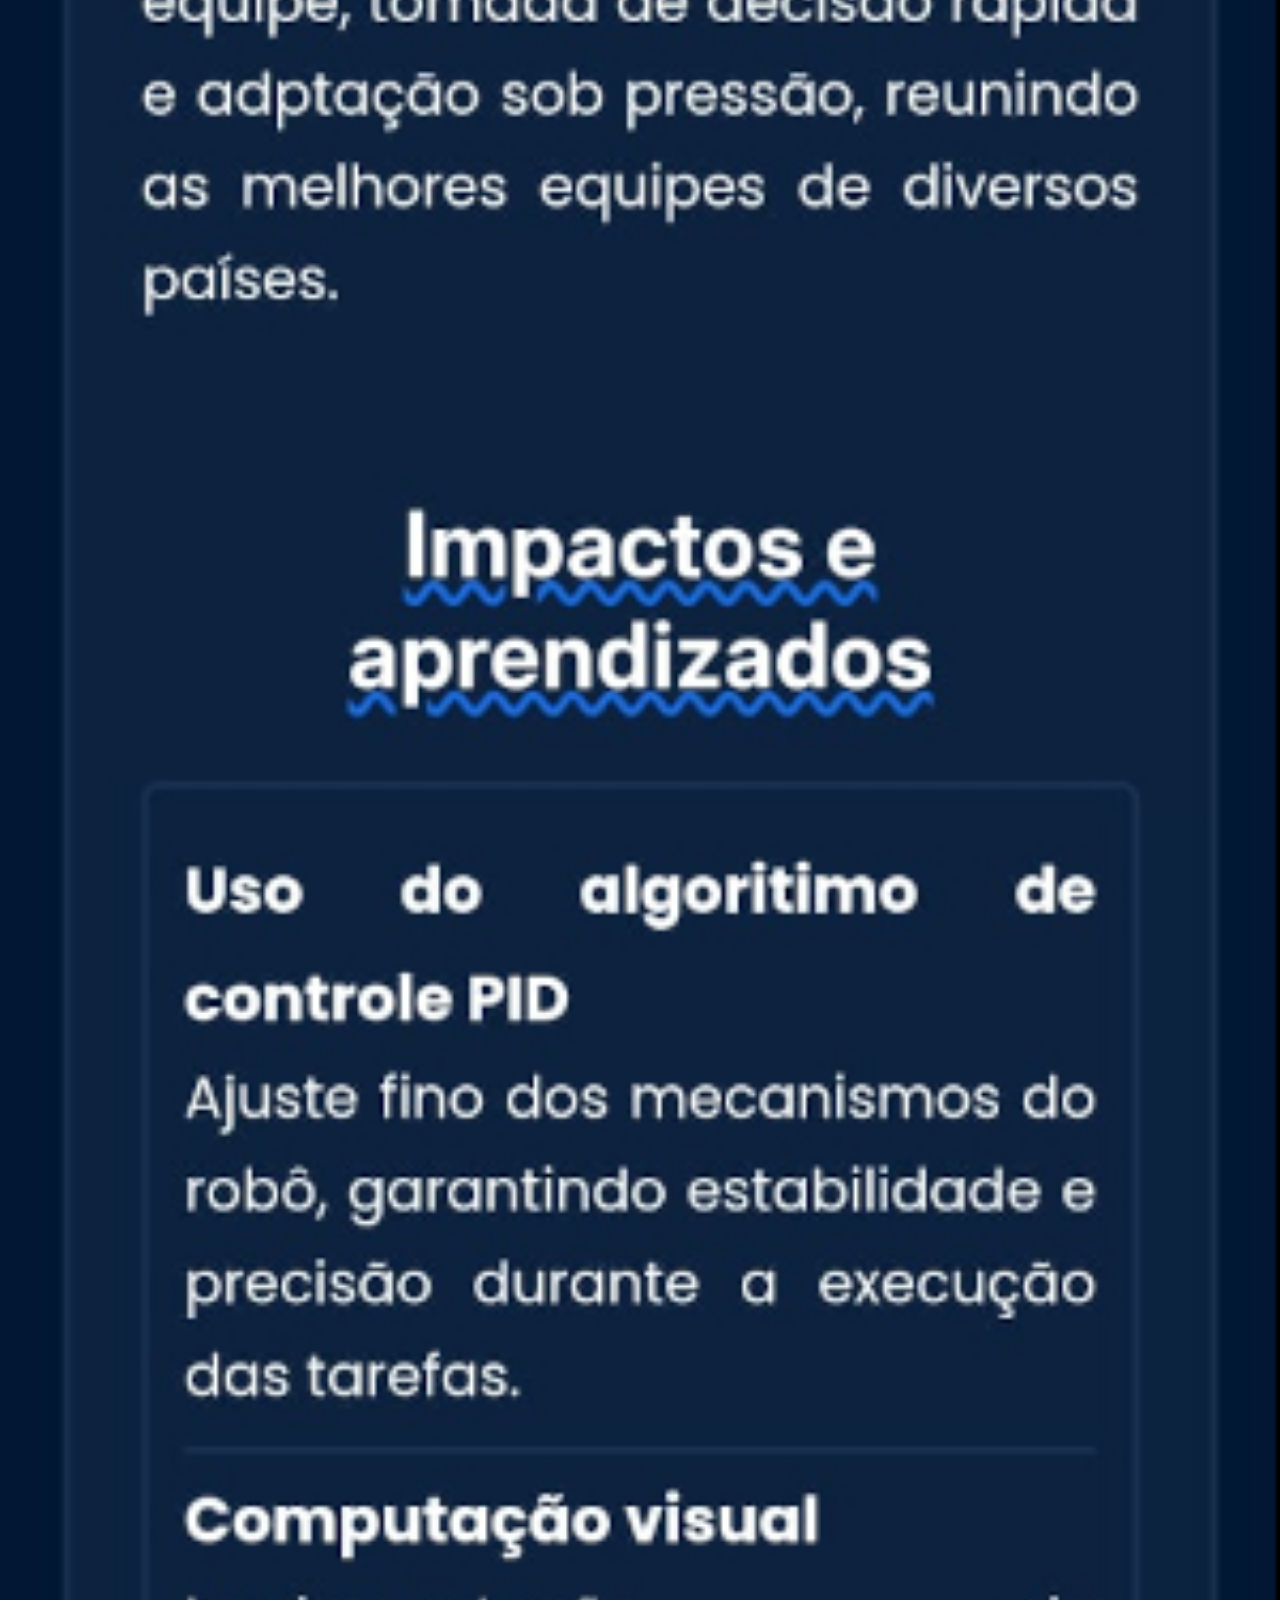
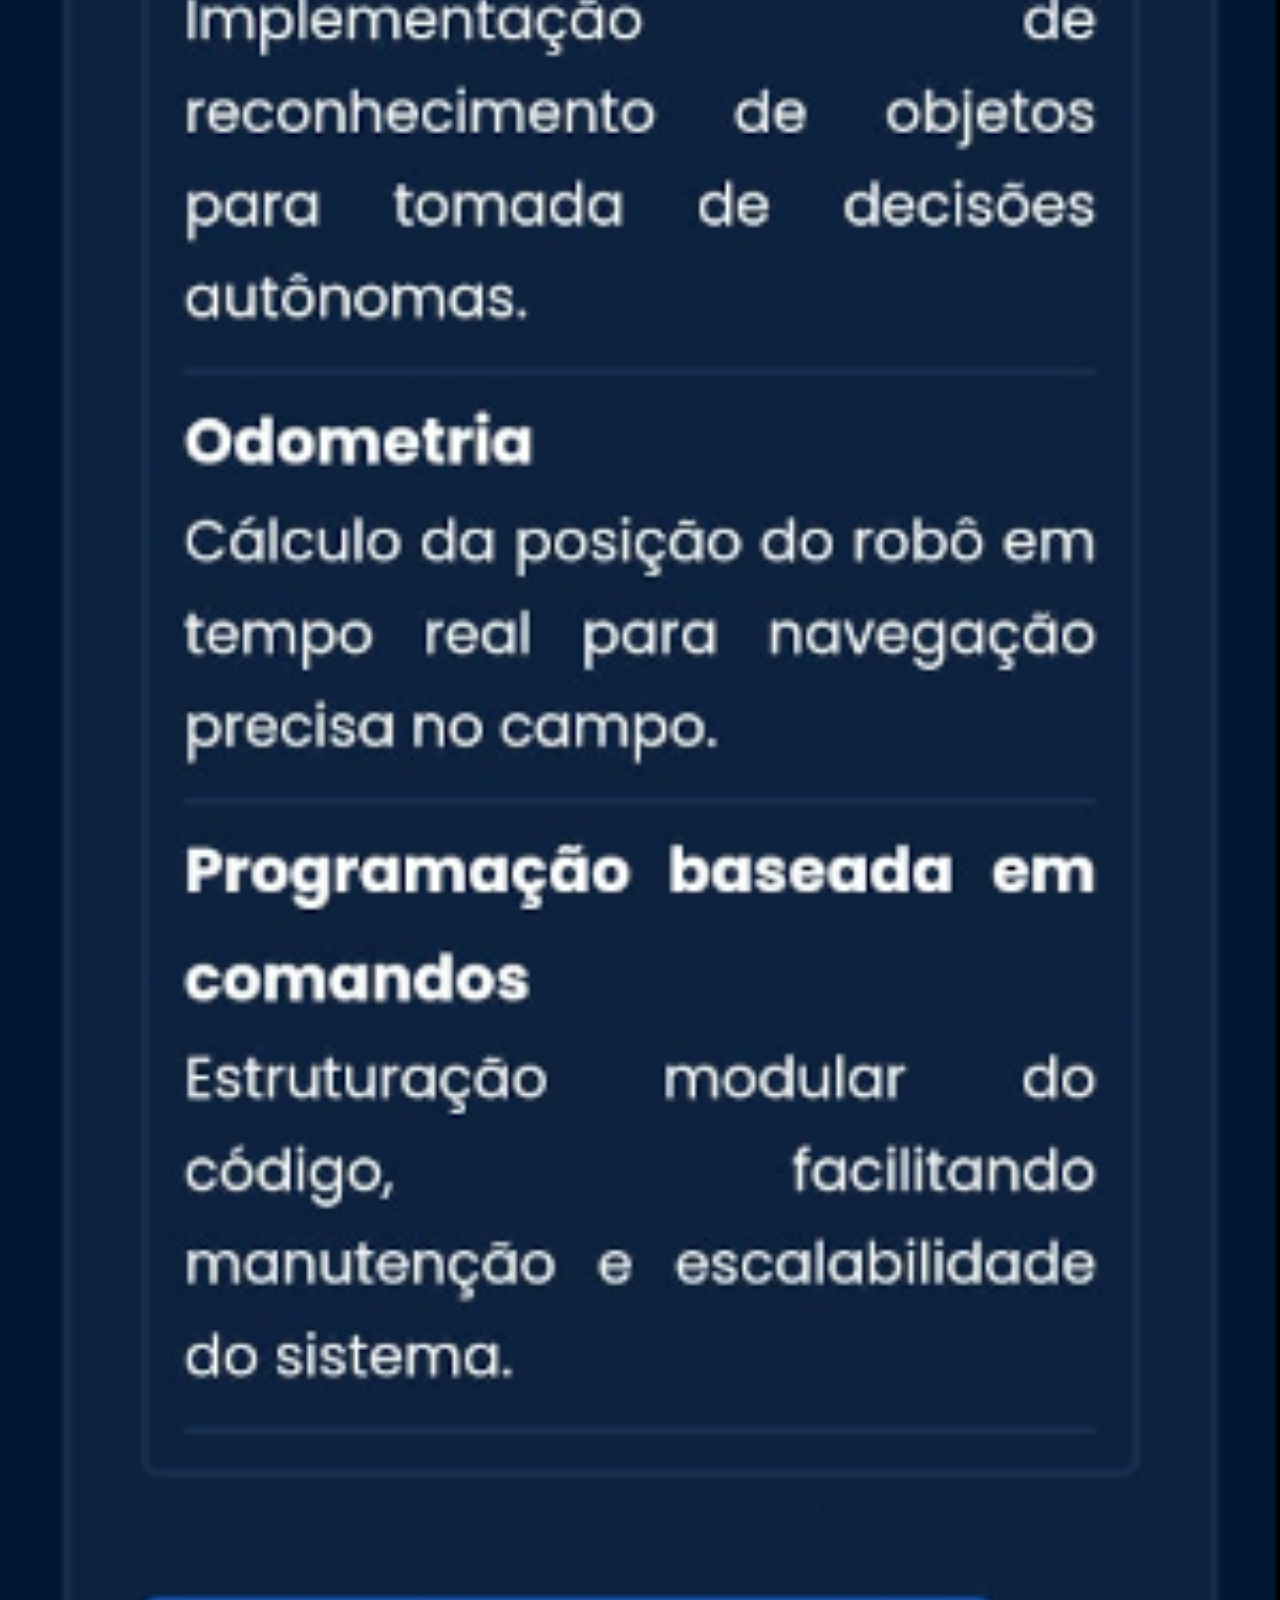
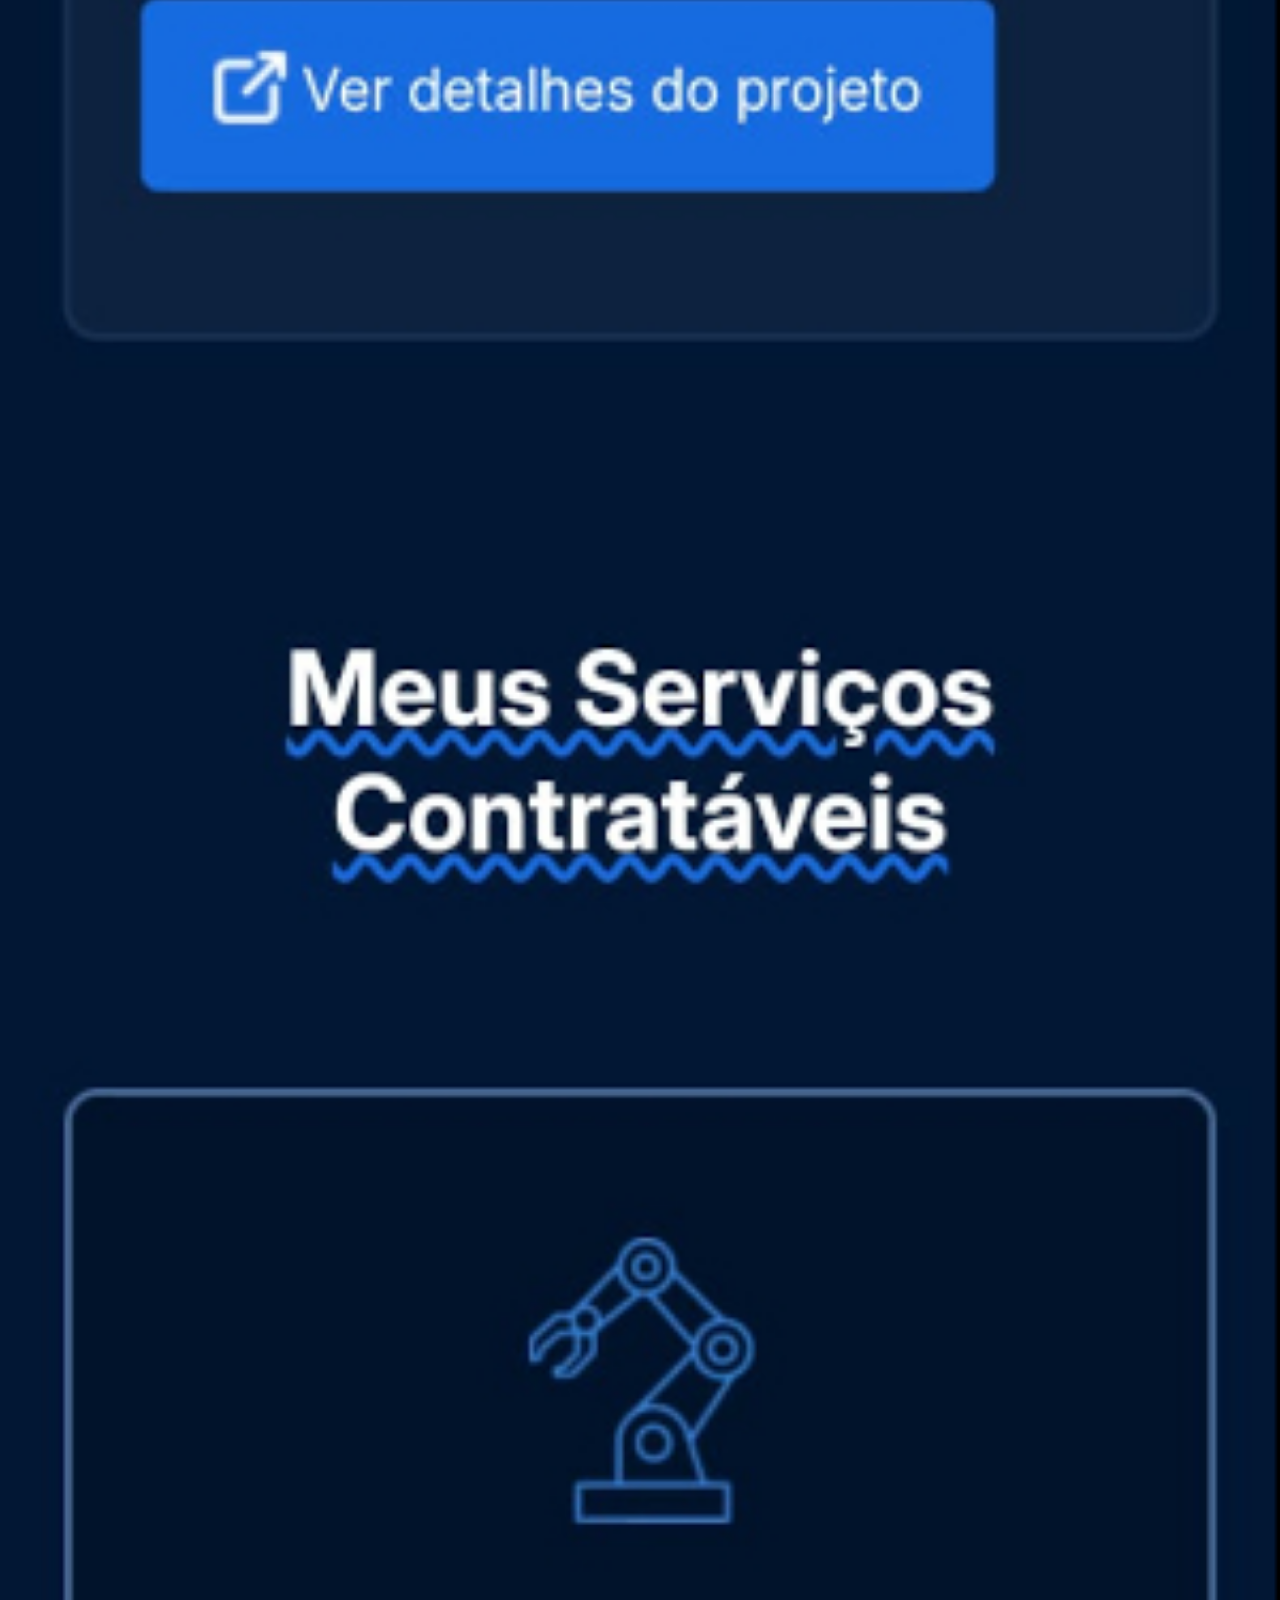
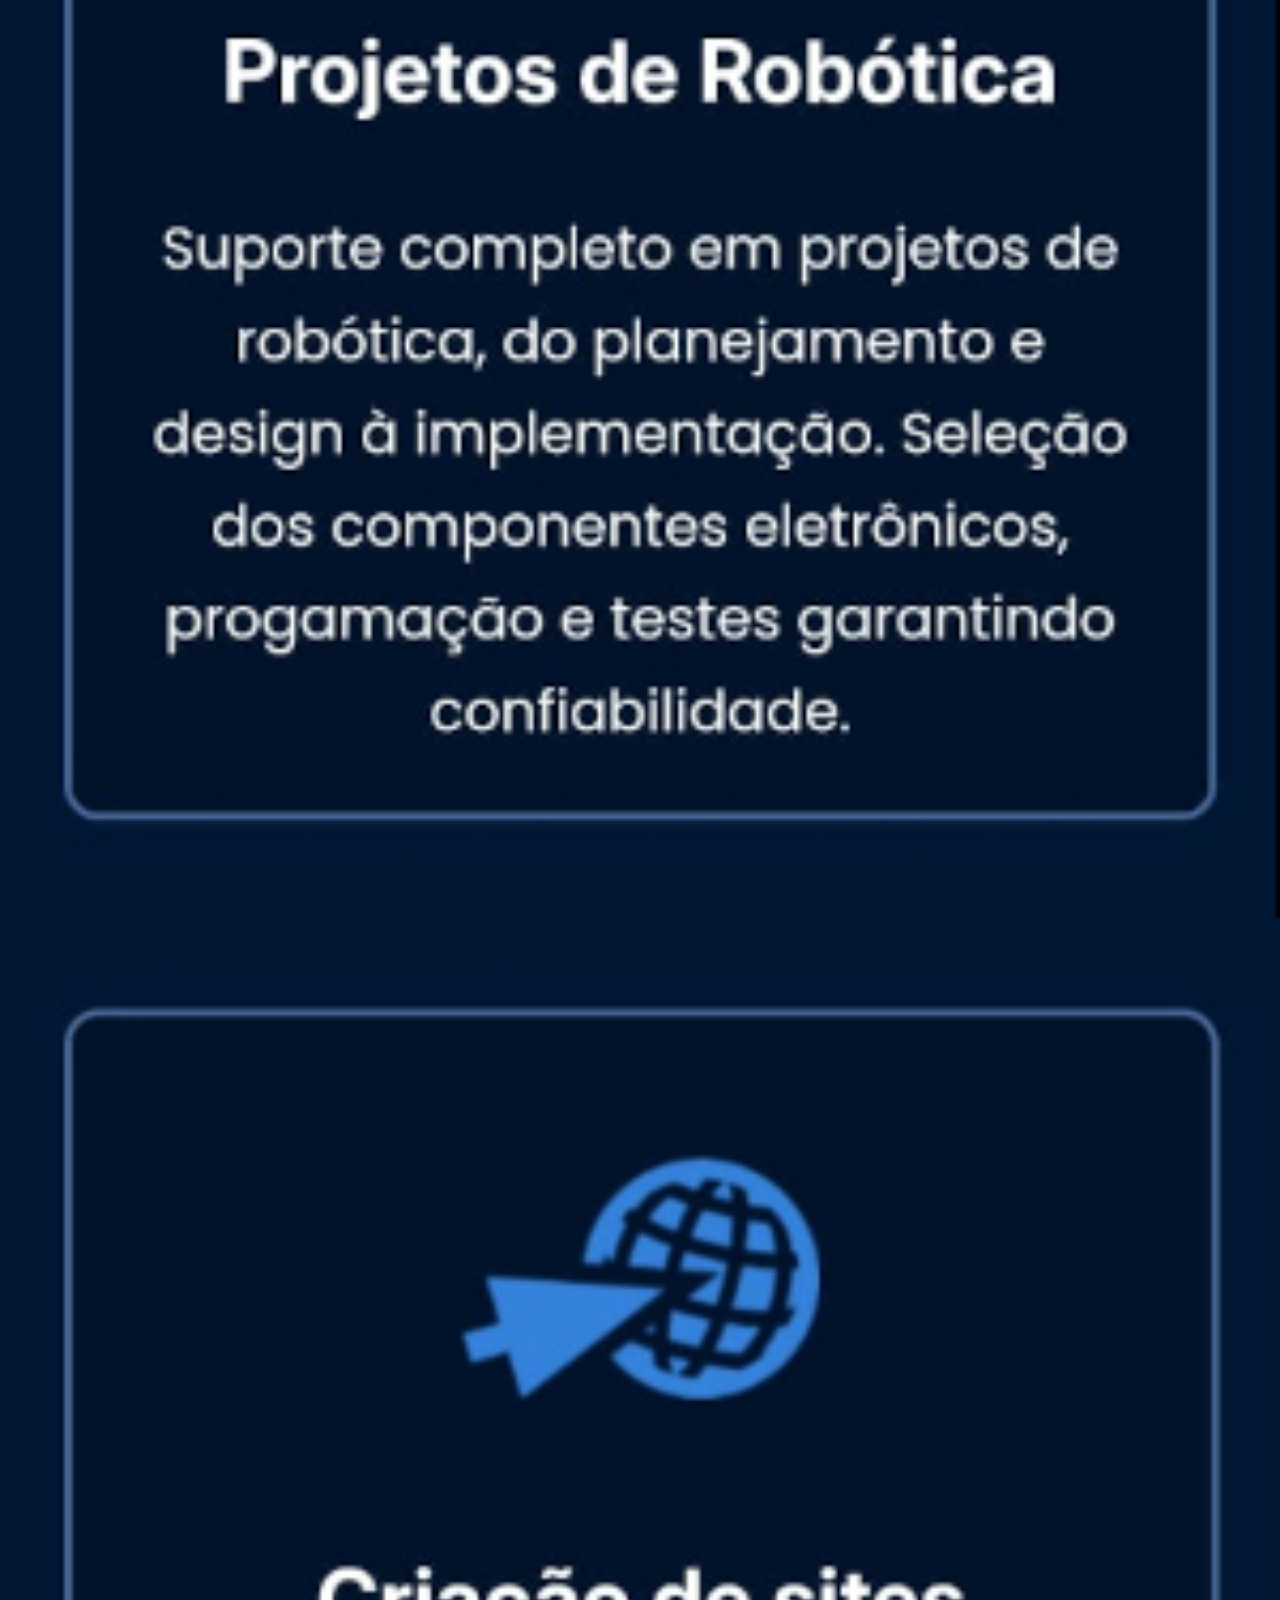
<file: pages/portifolio.html>
<!DOCTYPE html>
<html lang="en">
<head>
    <meta charset="UTF-8">
    <meta name="viewport" content="width=device-width, initial-scale=1.0">
    <title>Github</title>
    <link rel="stylesheet" href="../styles/pages-style.css">
</head>
<body>
    <a href="https://marcosgptrajano.github.io/meu-portifolio/" target="_blank"><img src="../imagens/tela-portifolio.jpeg" alt=""></a>
</body>
</html>
</file>
<file: styles/style.css>
@charset 'UTF-8';

body{
    height: 97.9vh;
    background: burlywood url(../imagens/fundo-madeira.jpg) no-repeat center center/ cover fixed;

}
section#moldura{
    position: absolute;
    top: 50%;
    left: 50%;
    transform: translate(-50%, -50%);
    width: 320px;
    height: 640px;
    background: url(../imagens/frame-iphone.png) no-repeat center center/ cover;
}

div#tela iframe{
    position: absolute;
    top: 50.5%;
    left: 50%;
    transform: translate(-50%, -50%);
    width: 274px;
    height: 484px;
    
}

section#buttons{
    position: absolute;
    left: 99%;
    transform: translate(-99%);
    width: 100px;
}

.button{
    margin: 20px;
}

section#buttons div img{
    width: 60px;
    border-radius: 100%;
    box-shadow: 1px 1px 3px 3px rgba(0, 0, 0, 0.362);
    transition: 0.5s;
}

div.button img:hover{
    transition: 1s;
    transform: translate(-10px, 0px);
    border: 2px solid rgba(255, 255, 255, 0.425); 
    box-shadow: 2px 2px 3px 3px rgba(0, 0, 0, 0.362);
}
</file>
<file: styles/pages-style.css>
@charset 'UTF-8';
*{
    margin: 0px;
    padding: 0px;
    font-family: Arial, Helvetica, sans-serif;
}
::-webkit-scrollbar{
    width: 0px; 
    height: 0px;
}
img{
    width: 100%; 
    position: absolute;
    
}
</file>
